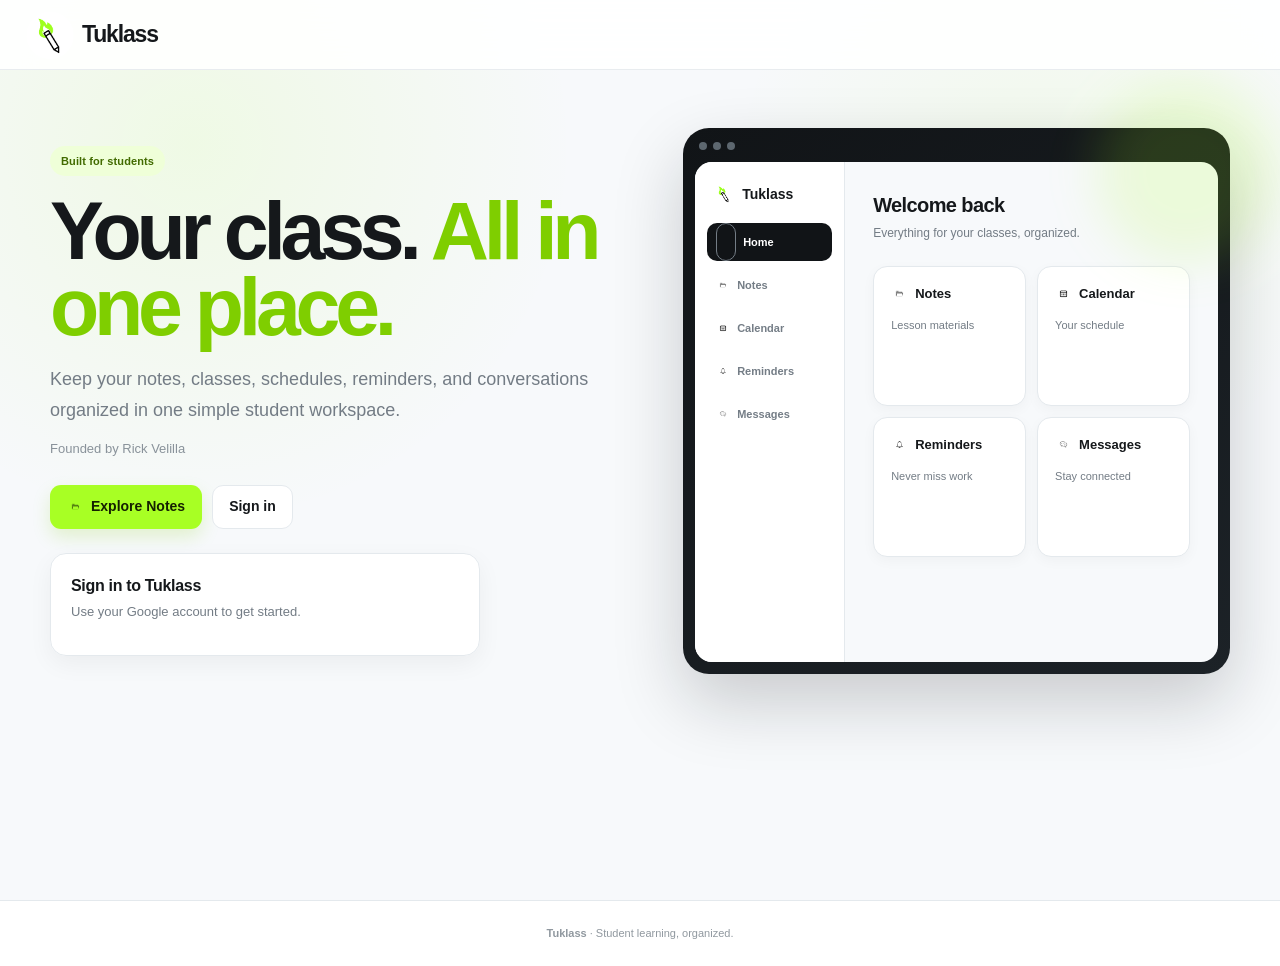
<file: index.html>
<!DOCTYPE html>
<html lang="en">
<head>

<meta charset="UTF-8">

<meta
    name="viewport"
    content="width=device-width, initial-scale=1.0"
>

<meta
    name="description"
    content="Tuklass is a student-focused platform for notes, classes, schedules, reminders, messaging, and study resources."
>

<meta
    name="theme-color"
    content="#9cff00"
>

<link
    rel="icon"
    type="image/png"
    href="images/Logo3.1.png"
>

<title>Tuklass | Your class, organized.</title>

<script
    src="https://accounts.google.com/gsi/client"
    async
    defer>
</script>


<style>
:root{
    --bg:#f7f9fb;
    --surface:#ffffff;
    --surface-soft:#f3f6f8;
    --surface-hover:#edf2f4;
    --text:#15181b;
    --muted:#737c85;
    --border:#e4e9ed;
    --green:#a8ff24;
    --green-strong:#7fce00;
    --green-soft:#efffd8;
    --dark:#111417;
    --dark-2:#1a1f23;
    --shadow:0 18px 45px rgba(17,20,23,.07);
    --shadow-soft:0 8px 24px rgba(17,20,23,.05);
    --ease:cubic-bezier(.2,.75,.25,1);
}

*{
    box-sizing:border-box;
    margin:0;
    padding:0;
}

html{
    scroll-behavior:smooth;
}

body{
    min-height:100vh;
    font-family:Arial,Helvetica,sans-serif !important;
    background:
        radial-gradient(circle at 15% 15%, rgba(168,255,36,.10), transparent 28%),
        radial-gradient(circle at 82% 18%, rgba(168,255,36,.07), transparent 24%),
        var(--bg);
    color:var(--text);
    line-height:1.5;
    -webkit-font-smoothing:antialiased;
    text-rendering:optimizeLegibility;
}

button,
input,
textarea{
    font:inherit;
}

a{
    color:inherit;
}

button,
a{
    -webkit-tap-highlight-color:transparent;
}


/* =========================================================
   LOADING
========================================================= */

#appLoading{
    position:fixed;
    inset:0;
    display:flex;
    align-items:center;
    justify-content:center;
    background:var(--bg);
    z-index:9999;
    transition:opacity .35s ease, visibility .35s ease;
}

.app-spinner{
    width:38px;
    height:38px;
    border:4px solid #e6ebee;
    border-top-color:var(--green-strong);
    border-radius:50%;
    animation:spin .75s linear infinite;
}

@keyframes spin{
    to{transform:rotate(360deg)}
}


/* =========================================================
   PUBLIC HEADER
========================================================= */

.public-header{
    position:sticky;
    top:0;
    z-index:100;
    display:flex;
    align-items:center;
    justify-content:space-between;
    min-height:70px;
    padding:12px 28px;
    background:rgba(255,255,255,.88);
    border-bottom:1px solid rgba(228,233,237,.85);
    backdrop-filter:blur(16px);
}

.brand{
    display:flex;
    align-items:center;
    gap:10px;
    text-decoration:none;
    color:var(--text);
}

.brand img{
    width:38px;
    height:38px;
    object-fit:contain;
    flex:0 0 38px;
}

.brand-word{
    font-size:23px;
    font-weight:800;
    letter-spacing:-.05em;
}

#profileArea{
    display:none;
    align-items:center;
    gap:10px;
}

#profilePicture{
    width:40px;
    height:40px;
    border-radius:50%;
    object-fit:cover;
    border:2px solid var(--green-strong);
    background:#eef2f5;
}

#profileName{
    font-size:14px;
    font-weight:700;
}

#logoutButton{
    min-height:38px;
    border:0;
    border-radius:10px;
    padding:0 13px;
    background:var(--dark);
    color:#fff;
    font-weight:700;
    cursor:pointer;
    transition:transform .18s var(--ease),background .18s ease;
}

#logoutButton:hover{
    transform:translateY(-1px);
    background:#242a2f;
}


/* =========================================================
   PUBLIC LANDING
========================================================= */

#homeSection{
    display:none;
}

.public-home{
    min-height:calc(100vh - 70px);
    padding:58px 28px 90px;
    display:flex;
    align-items:center;
}

.public-inner{
    width:min(1180px,100%);
    margin:0 auto;
}

.public-grid{
    display:grid;
    grid-template-columns:minmax(0,1.02fr) minmax(480px,.98fr);
    gap:64px;
    align-items:center;
}

.hero-copy{
    animation:heroIn .7s var(--ease) both;
}

@keyframes heroIn{
    from{opacity:0;transform:translateY(22px)}
    to{opacity:1;transform:none}
}

.hero-badge{
    display:inline-flex;
    align-items:center;
    padding:7px 11px;
    border-radius:999px;
    background:var(--green-soft);
    color:#426b00;
    font-size:11px;
    font-weight:800;
    letter-spacing:.01em;
}

.hero-copy h1{
    max-width:720px;
    margin:18px 0 18px;
    font-size:clamp(56px,6.3vw,90px);
    line-height:.94;
    letter-spacing:-.065em;
    font-weight:800;
}

.hero-copy h1 span{
    color:var(--green-strong);
}

.hero-subtitle{
    max-width:630px;
    color:var(--muted);
    font-size:18px;
    line-height:1.7;
}

.founder{
    margin-top:14px;
    color:#89929a;
    font-size:13px;
}

.button-row{
    display:flex;
    flex-wrap:wrap;
    gap:10px;
    margin-top:26px;
}

.button{
    display:inline-flex;
    align-items:center;
    justify-content:center;
    min-height:44px;
    padding:0 16px;
    border-radius:11px;
    border:1px solid transparent;
    text-decoration:none;
    font-size:14px;
    font-weight:800;
    cursor:pointer;
    transition:
        transform .18s var(--ease),
        box-shadow .18s ease,
        background .18s ease,
        border-color .18s ease;
}

.button:hover{
    transform:translateY(-2px);
}

.button.primary{
    background:var(--dark);
    color:#fff;
    box-shadow:0 8px 18px rgba(17,20,23,.12);
}

.button.primary:hover{
    box-shadow:0 12px 24px rgba(17,20,23,.16);
}

.button.green{
    background:var(--green);
    color:#152000;
    box-shadow:0 8px 18px rgba(126,206,0,.18);
}

.button.green:hover{
    background:#b7ff4d;
    box-shadow:0 12px 24px rgba(126,206,0,.25);
}

.button.secondary{
    background:#fff;
    border-color:var(--border);
    color:var(--text);
}

.button.secondary:hover{
    background:var(--surface-soft);
}

.button-icon{
    width:17px;
    height:17px;
    object-fit:contain;
    margin-right:7px;
    flex:0 0 17px;
}


/* =========================================================
   SIGN IN
========================================================= */

#loginSection{
    width:min(430px,100%);
    margin-top:24px;
    animation:riseIn .75s .08s var(--ease) both;
}

@keyframes riseIn{
    from{opacity:0;transform:translateY(16px)}
    to{opacity:1;transform:none}
}

.login-card{
    padding:20px;
    border:1px solid var(--border);
    border-radius:16px;
    background:rgba(255,255,255,.9);
    box-shadow:var(--shadow-soft);
}

.login-card h3{
    margin-bottom:4px;
    font-size:16px;
    letter-spacing:-.02em;
}

.login-card p{
    margin-bottom:14px;
    color:var(--muted);
    font-size:13px;
}


/* =========================================================
   PRODUCT PREVIEW
========================================================= */

.app-preview{
    position:relative;
    padding:12px;
    border-radius:26px;
    background:linear-gradient(150deg,#111417,#1c2227);
    box-shadow:0 28px 70px rgba(17,20,23,.20);
    transform:translateY(0) rotate(.15deg);
    animation:
        previewIn .8s .1s var(--ease) both,
        previewFloat 6s 1s ease-in-out infinite;
}

@keyframes previewIn{
    from{opacity:0;transform:translateY(30px) scale(.97)}
    to{opacity:1;transform:translateY(0) scale(1)}
}

@keyframes previewFloat{
    0%,100%{margin-top:0}
    50%{margin-top:-7px}
}

.app-preview::before{
    content:"";
    position:absolute;
    width:180px;
    height:180px;
    right:-46px;
    top:-46px;
    border-radius:50%;
    background:rgba(168,255,36,.15);
    filter:blur(24px);
    pointer-events:none;
}

.preview-top{
    display:flex;
    gap:6px;
    padding:2px 4px 12px;
}

.preview-dot{
    width:8px;
    height:8px;
    border-radius:50%;
    background:#5d676f;
}

.preview-body{
    display:grid;
    grid-template-columns:150px minmax(0,1fr);
    min-height:500px;
    overflow:hidden;
    border-radius:17px;
    background:#f7f9fb;
}

.preview-side{
    padding:17px 12px;
    background:#fff;
    border-right:1px solid var(--border);
}

.preview-brand{
    display:flex;
    align-items:center;
    gap:7px;
    padding:4px 6px 18px;
    font-weight:800;
    font-size:14px;
}

.preview-brand img{
    width:22px;
    height:22px;
    object-fit:contain;
}

.preview-nav{
    display:grid;
    gap:5px;
}

.preview-nav span{
    display:flex;
    align-items:center;
    min-height:38px;
    gap:7px;
    padding:0 9px;
    border-radius:10px;
    color:#747d86;
    font-size:11px;
    font-weight:700;
}

.preview-nav span.active{
    color:#fff;
    background:var(--dark);
}

.preview-nav .button-icon{
    width:14px;
    height:14px;
    margin-right:0;
    flex:0 0 14px;
}

.preview-home-icon{
    width:14px;
    height:14px;
    display:inline-flex;
    align-items:center;
    justify-content:center;
    border:1.5px solid currentColor;
    border-radius:3px;
    font-size:0;
}

.preview-main{
    padding:28px;
}

.preview-main h3{
    font-size:20px;
    letter-spacing:-.03em;
}

.preview-main > p{
    margin-top:4px;
    color:var(--muted);
    font-size:12px;
}

.preview-cards{
    display:grid;
    grid-template-columns:repeat(2,minmax(0,1fr));
    gap:11px;
    margin-top:24px;
}

.preview-card{
    min-height:140px;
    padding:17px;
    border:1px solid var(--border);
    border-radius:14px;
    background:#fff;
    box-shadow:0 4px 13px rgba(17,20,23,.035);
    transition:transform .2s var(--ease),box-shadow .2s ease;
}

.preview-card:hover{
    transform:translateY(-3px);
    box-shadow:0 10px 20px rgba(17,20,23,.08);
}

.preview-card strong{
    display:flex;
    align-items:center;
    margin-bottom:8px;
    font-size:13px;
}

.preview-card > span{
    color:var(--muted);
    font-size:11px;
    line-height:1.5;
}


/* =========================================================
   ACCOUNT SETUP
========================================================= */

#accountSetup{
    display:none;
    min-height:calc(100vh - 70px);
    align-items:center;
    justify-content:center;
    padding:40px 18px;
}

.setup-card{
    width:min(520px,100%);
    padding:32px;
    border:1px solid var(--border);
    border-radius:20px;
    background:#fff;
    box-shadow:var(--shadow);
    animation:riseIn .55s var(--ease) both;
}

.setup-icon{
    width:48px;
    height:48px;
    margin-bottom:13px;
}

.setup-icon img{
    width:100%;
    height:100%;
    object-fit:contain;
}

.setup-card h1{
    font-size:31px;
    letter-spacing:-.045em;
}

.setup-card > p{
    margin-top:7px;
    color:var(--muted);
    font-size:14px;
}

.username-label{
    display:block;
    margin:23px 0 7px;
    font-size:12px;
    font-weight:800;
}

.username-wrapper{
    display:flex;
    align-items:center;
    height:46px;
    overflow:hidden;
    border:1px solid var(--border);
    border-radius:12px;
    background:#fff;
}

.username-prefix{
    padding-left:13px;
    color:var(--muted);
    font-weight:800;
}

#usernameInput{
    width:100%;
    height:100%;
    padding:0 12px;
    border:0;
    outline:0;
    font-size:15px;
}

#usernameMessage{
    min-height:20px;
    margin-top:7px;
    font-size:12px;
}

#createAccountButton{
    width:100%;
    margin-top:10px;
}

#setupLoading{
    display:none;
    margin-top:10px;
    text-align:center;
    color:var(--muted);
    font-size:12px;
}


/* =========================================================
   APP SHELL
========================================================= */

#dashboard{
    display:none;
}

.dashboard-shell{
    min-height:100vh;
    display:grid;
    grid-template-columns:248px minmax(0,1fr);
}

.sidebar{
    position:sticky;
    top:0;
    height:100vh;
    display:flex;
    flex-direction:column;
    padding:18px 14px;
    background:rgba(255,255,255,.93);
    border-right:1px solid var(--border);
    backdrop-filter:blur(14px);
}

.sidebar-brand{
    display:flex;
    align-items:center;
    gap:10px;
    padding:5px 10px 17px;
    color:var(--text);
    text-decoration:none;
}

.sidebar-brand img{
    width:35px;
    height:35px;
    object-fit:contain;
}

.sidebar-brand span{
    font-size:21px;
    font-weight:850;
    letter-spacing:-.05em;
}

.sidebar-search{
    position:relative;
    margin:0 0 14px;
}

.sidebar-search input{
    width:100%;
    height:40px;
    padding:0 11px 0 35px;
    border:1px solid var(--border);
    border-radius:11px;
    outline:none;
    background:var(--surface-soft);
    font-size:12px;
    transition:border-color .18s ease,box-shadow .18s ease,background .18s ease;
}

.sidebar-search input:focus{
    background:#fff;
    border-color:#b7d980;
    box-shadow:0 0 0 4px rgba(168,255,36,.12);
}

.sidebar-search::before{
    content:"";
    position:absolute;
    left:12px;
    top:12px;
    width:10px;
    height:10px;
    border:1.5px solid #808991;
    border-radius:50%;
    pointer-events:none;
}

.sidebar-search::after{
    content:"";
    position:absolute;
    left:21px;
    top:22px;
    width:5px;
    height:1.5px;
    background:#808991;
    transform:rotate(45deg);
    transform-origin:left center;
    pointer-events:none;
}

#profileSearchResults{
    display:none;
    position:absolute;
    left:0;
    right:0;
    top:47px;
    z-index:200;
    overflow:hidden;
    border:1px solid var(--border);
    border-radius:14px;
    background:#fff;
    box-shadow:0 18px 40px rgba(17,20,23,.12);
}

.search-result{
    display:flex;
    align-items:center;
    gap:9px;
    padding:10px 11px;
    cursor:pointer;
    transition:background .15s ease;
}

.search-result:hover{
    background:var(--surface-soft);
}

.search-result img{
    width:34px;
    height:34px;
    border-radius:50%;
    object-fit:cover;
    border:1px solid var(--border);
}

.search-result-name{
    font-size:12px;
    font-weight:800;
}

.search-result-username{
    color:var(--green-strong);
    font-size:10px;
    font-weight:800;
}

.search-result-bio{
    color:var(--muted);
    font-size:9px;
    white-space:nowrap;
    overflow:hidden;
    text-overflow:ellipsis;
}

.sidebar-label{
    margin:4px 10px 7px;
    color:#9aa2a9;
    font-size:9px;
    font-weight:900;
    letter-spacing:.11em;
    text-transform:uppercase;
}

.sidebar-nav{
    display:grid;
    gap:4px;
}

.sidebar-link{
    position:relative;
    display:flex;
    align-items:center;
    gap:11px;
    min-height:45px;
    padding:8px 10px;
    border-radius:12px;
    color:#69727b;
    text-decoration:none;
    font-size:13px;
    font-weight:800;
    transition:
        background .18s var(--ease),
        color .18s ease,
        transform .18s var(--ease);
}

.sidebar-link:hover{
    background:var(--surface-hover);
    color:var(--text);
    transform:translateX(2px);
}

.sidebar-link.active{
    background:var(--dark);
    color:#fff;
    box-shadow:0 7px 18px rgba(17,20,23,.11);
}

.sidebar-link.active::before{
    content:"";
    position:absolute;
    left:0;
    top:8px;
    bottom:8px;
    width:3px;
    border-radius:4px;
    background:var(--green);
}

.nav-icon{
    width:26px;
    height:26px;
    flex:0 0 26px;
    object-fit:contain;
    transition:transform .18s var(--ease);
}

.sidebar-link:hover .nav-icon,
.sidebar-link.active .nav-icon{
    transform:scale(1.07);
}

.sidebar-link .icon-b{
    display:none;
}

.sidebar-link:hover .icon-a,
.sidebar-link.active .icon-a{
    display:none;
}

.sidebar-link:hover .icon-b,
.sidebar-link.active .icon-b{
    display:block;
}

.nav-home-icon{
    width:26px;
    height:26px;
    flex:0 0 26px;
    position:relative;
    font-size:0;
}

.nav-home-icon::before{
    content:"";
    position:absolute;
    left:5px;
    top:8px;
    width:16px;
    height:13px;
    border:2px solid currentColor;
    border-top:none;
    border-radius:2px 2px 4px 4px;
}

.nav-home-icon::after{
    content:"";
    position:absolute;
    left:5px;
    top:4px;
    width:13px;
    height:13px;
    border-left:2px solid currentColor;
    border-top:2px solid currentColor;
    transform:rotate(45deg) scale(.7);
    transform-origin:center;
}

.sidebar-link.active .nav-home-icon{
    color:var(--green);
}

.sidebar-bottom{
    margin-top:auto;
    padding-top:14px;
}

.sidebar-profile{
    display:flex;
    align-items:center;
    gap:9px;
    padding:9px;
    border:1px solid var(--border);
    border-radius:14px;
    background:var(--surface-soft);
}

.sidebar-profile img{
    width:36px;
    height:36px;
    border-radius:50%;
    object-fit:cover;
    border:2px solid var(--green-strong);
}

.sidebar-profile-copy{
    min-width:0;
    flex:1;
}

.sidebar-profile-copy strong,
.sidebar-profile-copy span{
    display:block;
    white-space:nowrap;
    overflow:hidden;
    text-overflow:ellipsis;
}

.sidebar-profile-copy strong{
    font-size:11px;
}

.sidebar-profile-copy span{
    margin-top:1px;
    color:var(--muted);
    font-size:9px;
}

.sidebar-edit{
    width:34px;
    height:34px;
    display:inline-flex;
    align-items:center;
    justify-content:center;
    border-radius:10px;
    background:#fff;
    text-decoration:none;
    font-size:0;
    transition:background .15s ease,transform .18s var(--ease);
}

.sidebar-edit::before{
    content:"";
    width:12px;
    height:12px;
    border:1.7px solid currentColor;
    border-radius:50%;
}

.sidebar-edit:hover{
    background:var(--green);
    transform:rotate(8deg);
}


/* =========================================================
   DASHBOARD
========================================================= */

.dashboard-main{
    min-width:0;
    padding:30px 34px 54px;
}

.dashboard-topbar{
    display:flex;
    align-items:center;
    justify-content:space-between;
    gap:18px;
    margin-bottom:23px;
}

.dashboard-topbar h1{
    font-size:28px;
    line-height:1.1;
    letter-spacing:-.045em;
}

.dashboard-topbar p{
    margin-top:5px;
    color:var(--muted);
    font-size:12px;
}

.topbar-status{
    padding:7px 10px;
    border-radius:999px;
    background:var(--green-soft);
    color:#426b00;
    font-size:10px;
    font-weight:900;
}

.dashboard-welcome{
    display:grid;
    grid-template-columns:minmax(0,1fr) 270px;
    gap:14px;
    margin-bottom:14px;
}

.welcome-card{
    padding:27px;
    border:1px solid var(--border);
    border-radius:20px;
    background:
        linear-gradient(140deg,#fff,#f6faef);
    box-shadow:var(--shadow-soft);
    animation:riseIn .55s var(--ease) both;
}

.welcome-card h2{
    font-size:30px;
    line-height:1.05;
    letter-spacing:-.045em;
}

.welcome-card p{
    margin-top:7px;
    max-width:610px;
    color:var(--muted);
    font-size:13px;
}

.welcome-actions{
    display:flex;
    flex-wrap:wrap;
    gap:8px;
    margin-top:18px;
}

.status-card{
    padding:23px;
    border-radius:20px;
    background:var(--dark);
    color:#fff;
    animation:riseIn .55s .08s var(--ease) both;
}

.status-card .label{
    color:#aeb7bd;
    font-size:10px;
    font-weight:900;
    letter-spacing:.08em;
    text-transform:uppercase;
}

.status-card .status{
    margin-top:9px;
    color:var(--green);
    font-size:24px;
    font-weight:900;
    letter-spacing:-.035em;
}

.status-card p{
    margin-top:7px;
    color:#cdd3d7;
    font-size:11px;
}

.dashboard-grid{
    display:grid;
    grid-template-columns:repeat(3,minmax(0,1fr));
    gap:12px;
}

.dashboard-card{
    min-height:188px;
    padding:20px;
    background:#fff;
    border:1px solid var(--border);
    border-radius:17px;
    box-shadow:0 5px 20px rgba(15,23,42,.03);
    animation:cardIn .6s var(--ease) both;
    transition:
        transform .2s var(--ease),
        box-shadow .2s ease,
        border-color .2s ease;
}

.dashboard-card:nth-child(2){animation-delay:.04s}
.dashboard-card:nth-child(3){animation-delay:.08s}
.dashboard-card:nth-child(4){animation-delay:.12s}
.dashboard-card:nth-child(5){animation-delay:.16s}
.dashboard-card:nth-child(6){animation-delay:.20s}

@keyframes cardIn{
    from{opacity:0;transform:translateY(16px)}
    to{opacity:1;transform:none}
}

.dashboard-card:hover{
    transform:translateY(-4px);
    box-shadow:0 14px 30px rgba(15,23,42,.075);
    border-color:#d8dee2;
}

.dashboard-icon{
    width:42px;
    height:42px;
    display:flex;
    align-items:center;
    justify-content:center;
    margin-bottom:17px;
    border-radius:12px;
    background:var(--surface-soft);
    transition:transform .2s var(--ease),background .2s ease;
}

.dashboard-card:hover .dashboard-icon{
    transform:translateY(-2px) scale(1.04);
    background:var(--green-soft);
}

.dashboard-icon img{
    width:28px;
    height:28px;
    object-fit:contain;
}

.dashboard-card h3{
    font-size:15px;
    letter-spacing:-.02em;
}

.dashboard-card p{
    max-width:290px;
    margin-top:5px;
    color:var(--muted);
    font-size:11px;
    line-height:1.55;
}

.dashboard-card .button{
    margin-top:15px;
}

.feature-soon{
    display:inline-flex;
    margin-top:14px;
    padding:5px 8px;
    border-radius:999px;
    background:var(--surface-soft);
    color:#818991;
    font-size:9px;
    font-weight:900;
}

.member-lower{
    display:grid;
    grid-template-columns:minmax(0,1.1fr) minmax(0,.9fr);
    gap:12px;
    margin-top:12px;
}

.info-card{
    padding:20px;
    border:1px solid var(--border);
    border-radius:17px;
    background:#fff;
    box-shadow:0 5px 20px rgba(15,23,42,.03);
}

.info-card h3{
    font-size:15px;
}

.info-card p{
    margin-top:5px;
    color:var(--muted);
    font-size:11px;
    line-height:1.55;
}

.price-offer{
    display:flex;
    align-items:center;
    gap:8px;
    margin-top:13px;
}

.old-price{
    color:#9ba3aa;
    font-size:17px;
    text-decoration:line-through;
}

.discount-badge{
    padding:5px 8px;
    border-radius:999px;
    background:var(--green-soft);
    color:#426b00;
    font-size:9px;
    font-weight:900;
}

.current-price{
    margin-top:1px;
    font-size:34px;
    font-weight:900;
    letter-spacing:-.055em;
}

.dashboard-status-message{
    margin-top:8px;
    color:var(--muted);
    font-size:11px;
}


/* =========================================================
   FOOTER
========================================================= */

footer{
    border-top:1px solid var(--border);
    background:#fff;
    padding:24px 20px;
    text-align:center;
    color:#90989f;
    font-size:11px;
}


/* =========================================================
   RESPONSIVE
========================================================= */

@media (max-width:1100px){

    .public-grid{
        grid-template-columns:1fr;
        gap:42px;
    }

    .app-preview{
        width:min(720px,100%);
        margin:0 auto;
    }

    .hero-copy{
        max-width:760px;
        margin:0 auto;
    }

    .dashboard-shell{
        grid-template-columns:82px minmax(0,1fr);
    }

    .sidebar{
        padding:14px 8px;
    }

    .sidebar-brand{
        justify-content:center;
        padding:5px 0 17px;
    }

    .sidebar-brand span,
    .sidebar-label,
    .sidebar-link > span:last-child,
    .sidebar-profile-copy,
    .sidebar-edit{
        display:none;
    }

    .sidebar-search{
        display:none;
    }

    .sidebar-link{
        justify-content:center;
        padding:8px;
    }

    .sidebar-profile{
        justify-content:center;
    }

    .dashboard-grid{
        grid-template-columns:repeat(2,minmax(0,1fr));
    }

    .dashboard-welcome{
        grid-template-columns:1fr;
    }
}

@media (max-width:760px){

    .public-header{
        padding:11px 16px;
    }

    .public-home{
        padding:42px 16px 65px;
    }

    .hero-copy h1{
        font-size:clamp(48px,13vw,70px);
    }

    .hero-subtitle{
        font-size:16px;
    }

    .app-preview{
        display:none;
    }

    .dashboard-main{
        padding:20px 15px 36px;
    }

    .dashboard-grid{
        grid-template-columns:1fr;
    }

    .member-lower{
        grid-template-columns:1fr;
    }

    .dashboard-topbar{
        align-items:flex-start;
        flex-direction:column;
    }
}

@media (max-width:560px){

    .dashboard-shell{
        display:block;
    }

    .sidebar{
        position:fixed;
        left:0;
        right:0;
        bottom:0;
        top:auto;
        width:100%;
        height:auto;
        padding:7px;
        border-right:0;
        border-top:1px solid var(--border);
        z-index:1000;
    }

    .sidebar-brand,
    .sidebar-search,
    .sidebar-bottom,
    .sidebar-label{
        display:none;
    }

    .sidebar-nav{
        width:100%;
        grid-template-columns:repeat(5,1fr);
        display:grid;
        gap:2px;
    }

    .sidebar-link{
        min-height:48px;
        justify-content:center;
        padding:6px;
    }

    .sidebar-link.active::before{
        display:none;
    }

    .dashboard-main{
        padding-bottom:82px;
    }

    #profileName{
        display:none;
    }
}


/* =========================================================
   REDUCED MOTION
========================================================= */

@media (prefers-reduced-motion:reduce){

    *,
    *::before,
    *::after{
        animation-duration:.001ms !important;
        animation-iteration-count:1 !important;
        transition-duration:.001ms !important;
        scroll-behavior:auto !important;
    }
}

</style>


<style>
/* =========================================================
   DASHBOARD REFINEMENT
   Logged-out landing page is intentionally untouched.
========================================================= */

#dashboard .dashboard-main{
    max-width: 1380px;
    width: 100%;
    margin: 0 auto;
}

#dashboard .dashboard-topbar{
    min-height: 58px;
}

#dashboard .dashboard-topbar h1{
    font-size: 32px;
    line-height: 1.08;
    font-weight: 800;
    letter-spacing: -.045em;
}

#dashboard .dashboard-topbar p{
    font-size: 13px;
    margin-top: 7px;
}

#dashboard .topbar-status{
    padding: 8px 12px;
    font-size: 11px;
}

/* Make the hero card cleaner and vertically balanced */
#dashboard .dashboard-welcome{
    grid-template-columns: minmax(0, 1fr) 270px;
    gap: 16px;
}

#dashboard .welcome-card{
    min-height: 220px;
    padding: 26px 28px;
    display: flex;
    flex-direction: column;
    justify-content: center;
}

#dashboard .welcome-card > *{
    max-width: 720px;
}

#dashboard .welcome-card h2{
    font-size: 31px;
    line-height: 1.06;
}

#dashboard .welcome-card p{
    font-size: 13px;
    line-height: 1.6;
}

/* Account card */
#dashboard .status-card{
    min-height: 220px;
    display: flex;
    flex-direction: column;
    justify-content: center;
}

/* Consistent cards */
#dashboard .dashboard-grid{
    align-items: stretch;
}

#dashboard .dashboard-card{
    min-height: 204px;
    display: flex;
    flex-direction: column;
    align-items: flex-start;
    padding: 22px;
}

#dashboard .dashboard-icon{
    width: 46px;
    height: 46px;
    margin-bottom: 16px;
    border-radius: 13px;
}

#dashboard .dashboard-icon img{
    width: 27px;
    height: 27px;
}

#dashboard .dashboard-card h3{
    font-size: 16px;
    line-height: 1.25;
}

#dashboard .dashboard-card p{
    font-size: 12px;
    line-height: 1.55;
    max-width: 330px;
}

#dashboard .dashboard-card .button,
#dashboard .dashboard-card .feature-soon{
    margin-top: auto;
}

/* Buttons: cleaner proportions */
#dashboard .button{
    min-height: 42px;
    padding: 0 15px;
    border-radius: 10px;
    font-size: 13px;
}

#dashboard .button-icon{
    width: 17px;
    height: 17px;
    margin-right: 7px;
}

/* Pricing/profile row */
#dashboard .member-lower{
    align-items: stretch;
}

#dashboard .info-card{
    min-height: 145px;
    display: flex;
    flex-direction: column;
    align-items: flex-start;
    padding: 21px;
}

#dashboard .info-card h3{
    font-size: 16px;
}

#dashboard .info-card p{
    font-size: 12px;
    max-width: 720px;
}

/* Sidebar: cleaner spacing and stronger hierarchy */
#dashboard .sidebar{
    padding: 20px 13px 16px;
}

#dashboard .sidebar-brand{
    padding: 4px 10px 20px;
}

#dashboard .sidebar-brand img{
    width: 34px;
    height: 34px;
}

#dashboard .sidebar-brand span{
    font-size: 21px;
}

#dashboard .sidebar-link{
    min-height: 46px;
    padding: 8px 11px;
    font-size: 13px;
}

#dashboard .nav-icon{
    width: 25px;
    height: 25px;
    flex-basis: 25px;
}

/* User icon should feel like a real app avatar, not oversized */
#dashboard .sidebar-profile img{
    width: 35px;
    height: 35px;
}

/* Desktop spacing */
@media (min-width:1101px){
    #dashboard .dashboard-main{
        padding: 30px 34px 54px;
    }

    #dashboard .dashboard-grid{
        grid-template-columns: repeat(3, minmax(250px, 1fr));
    }
}

/* Tablet */
@media (max-width:1100px){
    #dashboard .dashboard-main{
        padding-left: 24px;
        padding-right: 24px;
    }

    #dashboard .dashboard-grid{
        grid-template-columns: repeat(2, minmax(0, 1fr));
    }
}

/* Mobile */
@media (max-width:760px){
    #dashboard .dashboard-main{
        padding: 20px 15px 36px;
    }

    #dashboard .dashboard-welcome{
        grid-template-columns: 1fr;
    }

    #dashboard .welcome-card,
    #dashboard .status-card{
        min-height: 0;
    }

    #dashboard .dashboard-grid{
        grid-template-columns: 1fr;
    }
}
</style>


<style>
/* =========================================================
   FINAL DASHBOARD POLISH
========================================================= */

/* The profile image in the welcome card is an avatar,
   not a full-width content image. */
#dashboard .welcome-card .dashboard-avatar{
    width:56px !important;
    height:56px !important;
    min-width:56px;
    max-width:56px !important;
    min-height:56px;
    max-height:56px !important;
    flex:0 0 56px;
    display:block;
    object-fit:cover;
    object-position:center;
    border-radius:50%;
    border:3px solid var(--green-strong);
    background:#eef2f5;
    margin:0 0 17px 0;
    box-shadow:0 5px 14px rgba(17,20,23,.10);
}

/* Make the real Tuklass logo much easier to see.
   Scaling is useful because the supplied logo asset has
   transparent space around the artwork. */
#dashboard .sidebar-brand img{
    width:42px !important;
    height:42px !important;
    flex:0 0 42px;
    transform:scale(1.16);
}

.public-header .brand img{
    width:44px !important;
    height:44px !important;
    flex:0 0 44px;
    transform:scale(1.08);
}

/* Better logo sizing inside the dashboard preview. */
#dashboard .preview-brand img{
    width:27px !important;
    height:27px !important;
}

/* More visible sidebar feature icons. */
#dashboard .nav-icon{
    width:29px !important;
    height:29px !important;
    flex-basis:29px;
}

#dashboard .nav-home-icon{
    width:29px;
    height:29px;
    flex-basis:29px;
}

/* Slightly larger feature icons inside cards. */
#dashboard .dashboard-icon{
    width:49px;
    height:49px;
}

#dashboard .dashboard-icon img{
    width:31px;
    height:31px;
}

/* Remove accidental duplicate icon in the Open Notes button. */
#dashboard .welcome-actions .button.green .button-icon + .button-icon{
    display:none;
}

/* Keep button contents visually centered. */
#dashboard .button{
    white-space:nowrap;
    gap:0;
}

/* Cleaner top spacing and card rhythm. */
#dashboard .dashboard-main{
    padding-top:28px;
}

#dashboard .dashboard-topbar{
    margin-bottom:21px;
}

#dashboard .dashboard-topbar h1{
    font-size:30px;
}

#dashboard .dashboard-welcome{
    margin-bottom:16px;
}

#dashboard .dashboard-card{
    min-height:198px;
}

#dashboard .info-card{
    min-height:140px;
}

/* Avoid the huge visual jump from an image error/fallback. */
#dashboard img{
    max-inline-size:100%;
}
</style>


<style>
/* =========================================================
   DASHBOARD V3 — SCALE + ALIGNMENT
========================================================= */

#dashboard .dashboard-main{
    max-width:none;
    width:100%;
    padding:30px 42px 56px;
}

/* ---------- Sidebar ---------- */

#dashboard .sidebar{
    padding:20px 12px 16px;
}

#dashboard .sidebar-brand{
    gap:12px;
    padding:4px 10px 22px;
}

#dashboard .sidebar-brand img{
    width:46px !important;
    height:46px !important;
    flex:0 0 46px;
    transform:scale(1.16);
}

#dashboard .sidebar-brand span{
    font-size:24px;
    letter-spacing:-.055em;
}

#dashboard .sidebar-link{
    min-height:52px;
    gap:13px;
    padding:8px 12px;
    font-size:14px;
    border-radius:13px;
}

#dashboard .nav-icon{
    width:33px !important;
    height:33px !important;
    flex:0 0 33px;
}

#dashboard .nav-home-icon{
    width:33px;
    height:33px;
    flex:0 0 33px;
}

#dashboard .sidebar-label{
    margin:8px 10px 8px;
    font-size:10px;
}

#dashboard .sidebar-profile{
    gap:10px;
    padding:10px;
}

#dashboard .sidebar-profile img{
    width:42px;
    height:42px;
}

#dashboard .sidebar-profile-copy strong{
    font-size:12px;
}

#dashboard .sidebar-profile-copy span{
    font-size:10px;
}


/* ---------- Top area ---------- */

#dashboard .dashboard-topbar{
    min-height:64px;
    margin-bottom:24px;
}

#dashboard .dashboard-topbar h1{
    font-size:34px;
    line-height:1.08;
}

#dashboard .dashboard-topbar p{
    font-size:13px;
    margin-top:6px;
}


/* ---------- Welcome + account ---------- */

#dashboard .dashboard-welcome{
    grid-template-columns:minmax(0,1fr) 300px;
    gap:18px;
    margin-bottom:18px;
}

#dashboard .welcome-card{
    min-height:232px;
    padding:30px;
    justify-content:center;
}

#dashboard .welcome-card .dashboard-avatar{
    width:64px !important;
    height:64px !important;
    min-width:64px;
    max-width:64px !important;
    min-height:64px;
    max-height:64px !important;
    flex:0 0 64px;
    margin-bottom:18px;
}

#dashboard .welcome-card h2{
    font-size:34px;
}

#dashboard .welcome-card p{
    font-size:14px;
    margin-top:8px;
}

#dashboard .status-card{
    min-height:232px;
    padding:27px;
}

#dashboard .status-card .status{
    font-size:27px;
    line-height:1.2;
}


/* ---------- Cards ---------- */

#dashboard .dashboard-grid{
    grid-template-columns:repeat(3,minmax(0,1fr));
    gap:14px;
}

#dashboard .dashboard-card{
    min-height:214px;
    padding:23px;
}

#dashboard .dashboard-icon{
    width:54px;
    height:54px;
    margin-bottom:18px;
    border-radius:14px;
}

#dashboard .dashboard-icon img{
    width:35px !important;
    height:35px !important;
}

#dashboard .dashboard-card h3{
    font-size:17px;
}

#dashboard .dashboard-card p{
    font-size:12px;
    line-height:1.6;
    max-width:390px;
}

#dashboard .dashboard-card .button{
    min-width:124px;
    margin-top:auto;
}


/* ---------- Button alignment ---------- */

#dashboard .button{
    display:inline-flex !important;
    align-items:center !important;
    justify-content:center !important;
    text-align:center !important;
    vertical-align:middle;
    line-height:1 !important;
    white-space:nowrap;
    gap:0;
}

#dashboard .button-icon{
    width:18px !important;
    height:18px !important;
    flex:0 0 18px !important;
    margin-right:8px !important;
    object-fit:contain;
}


/* ---------- Bottom cards ---------- */

#dashboard .member-lower{
    grid-template-columns:minmax(0,1.15fr) minmax(320px,.85fr);
    gap:14px;
    margin-top:14px;
}

#dashboard .info-card{
    min-height:150px;
    padding:22px;
}

#dashboard .info-card h3{
    font-size:17px;
}

#dashboard .info-card p{
    font-size:12px;
}

#dashboard .current-price{
    font-size:37px;
}


/* ---------- Search ---------- */

#dashboard .sidebar-search input{
    height:44px;
    font-size:13px;
}


/* ---------- Desktop width balancing ---------- */

@media (min-width:1400px){
    #dashboard .dashboard-main{
        padding-left:48px;
        padding-right:48px;
    }

    #dashboard .dashboard-grid{
        gap:16px;
    }

    #dashboard .dashboard-card{
        min-height:220px;
    }
}


/* ---------- Tablet ---------- */

@media (max-width:1100px){
    #dashboard .dashboard-main{
        padding-left:28px;
        padding-right:28px;
    }

    #dashboard .dashboard-welcome{
        grid-template-columns:minmax(0,1fr) 270px;
    }
}


/* ---------- Small screens ---------- */

@media (max-width:760px){
    #dashboard .dashboard-main{
        padding:20px 15px 36px;
    }

    #dashboard .dashboard-topbar h1{
        font-size:28px;
    }

    #dashboard .dashboard-welcome{
        grid-template-columns:1fr;
    }

    #dashboard .dashboard-grid{
        grid-template-columns:1fr;
    }
}

@media (max-width:560px){
    #dashboard .sidebar-brand img{
        width:34px !important;
        height:34px !important;
        flex-basis:34px;
    }

    #dashboard .nav-icon{
        width:29px !important;
        height:29px !important;
        flex-basis:29px;
    }

    #dashboard .nav-home-icon{
        width:29px;
        height:29px;
        flex-basis:29px;
    }

    #dashboard .dashboard-icon{
        width:50px;
        height:50px;
    }

    #dashboard .dashboard-icon img{
        width:32px !important;
        height:32px !important;
    }
}
</style>


<style>
/* =========================================================
   FINAL ICON SCALE PASS
========================================================= */

/* Brand */
#dashboard .sidebar-brand img{
    width:56px !important;
    height:56px !important;
    flex:0 0 56px !important;
    transform:scale(1.12) !important;
}

#dashboard .sidebar-brand span{
    font-size:25px !important;
}

/* Navigation icons */
#dashboard .nav-icon{
    width:39px !important;
    height:39px !important;
    flex:0 0 39px !important;
}

#dashboard .nav-home-icon{
    width:39px !important;
    height:39px !important;
    flex:0 0 39px !important;
}

#dashboard .sidebar-link{
    min-height:57px !important;
    gap:15px !important;
    font-size:15px !important;
}

/* Search */
#dashboard .sidebar-search input{
    height:46px !important;
    font-size:13px !important;
}

/* Dashboard card icons */
#dashboard .dashboard-icon{
    width:62px !important;
    height:62px !important;
    border-radius:16px !important;
    margin-bottom:18px !important;
}

#dashboard .dashboard-icon img{
    width:42px !important;
    height:42px !important;
    max-width:42px !important;
    max-height:42px !important;
}

/* Welcome avatar */
#dashboard .welcome-card .dashboard-avatar{
    width:72px !important;
    height:72px !important;
    min-width:72px !important;
    max-width:72px !important;
    min-height:72px !important;
    max-height:72px !important;
}

/* Buttons: true optical centering */
#dashboard .button{
    min-height:44px !important;
    padding:0 17px !important;
    display:inline-flex !important;
    align-items:center !important;
    justify-content:center !important;
    line-height:1 !important;
    text-align:center !important;
}

#dashboard .button-icon{
    width:21px !important;
    height:21px !important;
    flex:0 0 21px !important;
    margin-right:8px !important;
}

/* Profile avatar in the sidebar */
#dashboard .sidebar-profile img{
    width:44px !important;
    height:44px !important;
}

/* Keep mobile from becoming oversized */
@media (max-width:560px){
    #dashboard .sidebar-brand img{
        width:36px !important;
        height:36px !important;
        flex-basis:36px !important;
    }

    #dashboard .nav-icon{
        width:31px !important;
        height:31px !important;
        flex-basis:31px !important;
    }

    #dashboard .nav-home-icon{
        width:31px !important;
        height:31px !important;
        flex-basis:31px !important;
    }

    #dashboard .sidebar-link{
        min-height:48px !important;
        gap:0 !important;
    }

    #dashboard .dashboard-icon{
        width:54px !important;
        height:54px !important;
    }

    #dashboard .dashboard-icon img{
        width:36px !important;
        height:36px !important;
    }
}
</style>


<style>
/* =========================================================
   TUKLASS FINAL POLISH — LARGE ICONS + BUTTON ALIGNMENT
========================================================= */

/* Sidebar brand */
#dashboard .sidebar-brand{
    gap:14px !important;
    padding:4px 10px 24px !important;
}

#dashboard .sidebar-brand img{
    width:76px !important;
    height:76px !important;
    flex:0 0 76px !important;
    transform:scale(1.03) !important;
}

#dashboard .sidebar-brand span{
    font-size:29px !important;
    font-weight:800 !important;
}

/* Sidebar navigation */
#dashboard .sidebar-link{
    min-height:64px !important;
    gap:17px !important;
    padding:9px 13px !important;
    border-radius:14px !important;
    font-size:16px !important;
}

#dashboard .nav-icon{
    width:48px !important;
    height:48px !important;
    flex:0 0 48px !important;
}

#dashboard .nav-home-icon{
    width:48px !important;
    height:48px !important;
    flex:0 0 48px !important;
}

/* Search */
#dashboard .sidebar-search input{
    height:50px !important;
    padding-left:39px !important;
    font-size:14px !important;
}

/* Welcome avatar */
#dashboard .welcome-card .dashboard-avatar{
    width:82px !important;
    height:82px !important;
    min-width:82px !important;
    max-width:82px !important;
    min-height:82px !important;
    max-height:82px !important;
    flex:0 0 82px !important;
    border-width:3px !important;
    margin-bottom:20px !important;
}

/* Welcome heading */
#dashboard .welcome-card h2{
    font-size:37px !important;
}

/* Open Notes / Calendar buttons */
#dashboard .welcome-actions{
    gap:11px !important;
    margin-top:21px !important;
}

#dashboard .welcome-actions .button{
    min-height:50px !important;
    min-width:145px !important;
    padding:0 20px !important;
    font-size:15px !important;
    line-height:1 !important;
}

#dashboard .welcome-actions .button-icon{
    width:29px !important;
    height:29px !important;
    flex:0 0 29px !important;
    margin-right:9px !important;
}

/* Dashboard cards */
#dashboard .dashboard-card{
    min-height:230px !important;
    padding:25px !important;
}

#dashboard .dashboard-icon{
    width:76px !important;
    height:76px !important;
    flex:0 0 76px !important;
    margin-bottom:20px !important;
    border-radius:18px !important;
}

#dashboard .dashboard-icon img{
    width:53px !important;
    height:53px !important;
    max-width:53px !important;
    max-height:53px !important;
}

#dashboard .dashboard-card h3{
    font-size:18px !important;
}

#dashboard .dashboard-card p{
    font-size:13px !important;
}

/* Card action buttons */
#dashboard .dashboard-card .button{
    min-height:47px !important;
    min-width:132px !important;
    padding:0 18px !important;
    font-size:14px !important;
}

/* Bottom profile/access cards */
#dashboard .info-card{
    min-height:165px !important;
    padding:23px !important;
}

#dashboard .info-card h3{
    font-size:18px !important;
}

#dashboard .current-price{
    font-size:40px !important;
}

/* Sidebar account avatar */
#dashboard .sidebar-profile img{
    width:48px !important;
    height:48px !important;
}

/* Prevent any image from stretching its parent */
#dashboard img{
    object-fit:contain;
}

/* Keep mobile usable rather than simply scaling the desktop UI */
@media (max-width:1100px){
    #dashboard .sidebar-brand img{
        width:48px !important;
        height:48px !important;
        flex-basis:48px !important;
    }

    #dashboard .nav-icon{
        width:40px !important;
        height:40px !important;
        flex-basis:40px !important;
    }

    #dashboard .nav-home-icon{
        width:40px !important;
        height:40px !important;
        flex-basis:40px !important;
    }
}

@media (max-width:560px){
    #dashboard .sidebar-brand img{
        width:34px !important;
        height:34px !important;
        flex-basis:34px !important;
    }

    #dashboard .nav-icon{
        width:32px !important;
        height:32px !important;
        flex-basis:32px !important;
    }

    #dashboard .nav-home-icon{
        width:32px !important;
        height:32px !important;
        flex-basis:32px !important;
    }

    #dashboard .dashboard-icon{
        width:58px !important;
        height:58px !important;
        flex-basis:58px !important;
    }

    #dashboard .dashboard-icon img{
        width:39px !important;
        height:39px !important;
        max-width:39px !important;
        max-height:39px !important;
    }

    #dashboard .welcome-actions .button{
        min-width:0 !important;
        width:auto !important;
    }
}
</style>


<style>
/* =========================================================
   USER-SUPPLIED HOME ICONS
========================================================= */

#dashboard .sidebar-link[data-page="home"] .nav-icon{
    display:block;
    width:48px !important;
    height:48px !important;
    flex:0 0 48px !important;
    object-fit:contain;
}

#dashboard .sidebar-link[data-page="home"] .icon-b{
    display:none;
}

#dashboard .sidebar-link[data-page="home"]:hover .icon-a,
#dashboard .sidebar-link[data-page="home"].active .icon-a{
    display:none;
}

#dashboard .sidebar-link[data-page="home"]:hover .icon-b,
#dashboard .sidebar-link[data-page="home"].active .icon-b{
    display:block;
}

/* The source artwork is 2500x2500, so keep the rendered image
   large and crisp without stretching it. */
#dashboard .sidebar-link .nav-icon,
#dashboard .dashboard-icon img,
#dashboard .button-icon,
#dashboard .sidebar-brand img,
#dashboard .welcome-card .dashboard-avatar{
    object-fit:contain;
    image-rendering:auto;
}

/* Home card/button can now use the supplied icon assets naturally. */
#dashboard .sidebar-link[data-page="home"]{
    align-items:center;
}

@media (max-width:560px){
    #dashboard .sidebar-link[data-page="home"] .nav-icon{
        width:32px !important;
        height:32px !important;
        flex-basis:32px !important;
    }
}
</style>


<style>
/* Use the supplied HomeA/HomeB artwork exactly like the other icons. */
#dashboard .sidebar-link[data-page="home"] .nav-icon{
    width:48px !important;
    height:48px !important;
    flex:0 0 48px !important;
    object-fit:contain;
}

#dashboard .sidebar-link[data-page="home"] .icon-a{
    display:block;
}

#dashboard .sidebar-link[data-page="home"] .icon-b{
    display:none;
}

#dashboard .sidebar-link[data-page="home"]:hover .icon-a,
#dashboard .sidebar-link[data-page="home"].active .icon-a{
    display:none;
}

#dashboard .sidebar-link[data-page="home"]:hover .icon-b,
#dashboard .sidebar-link[data-page="home"].active .icon-b{
    display:block;
}

@media (max-width:560px){
    #dashboard .sidebar-link[data-page="home"] .nav-icon{
        width:32px !important;
        height:32px !important;
        flex-basis:32px !important;
    }
}
</style>


<style>
/* =========================================================
   FINAL SMALL POLISH
   Keep the current dashboard look; only fix logo scale
   and button text/icon centering.
========================================================= */

/* Tuklass brand logo: smaller than the current version */
#dashboard .sidebar-brand img{
    width:54px !important;
    height:54px !important;
    flex:0 0 54px !important;
    transform:scale(1.0) !important;
}

/* Keep the brand text balanced with the smaller logo */
#dashboard .sidebar-brand{
    gap:11px !important;
}

#dashboard .sidebar-brand span{
    font-size:24px !important;
}

/* Buttons: true centered content */
#dashboard .button{
    display:inline-flex !important;
    align-items:center !important;
    justify-content:center !important;
    text-align:center !important;
    line-height:1 !important;
    vertical-align:middle !important;
    white-space:nowrap !important;
    box-sizing:border-box !important;
}

/* Icon + text should be treated as one centered group */
#dashboard .button .button-icon{
    display:block !important;
    width:20px !important;
    height:20px !important;
    min-width:20px !important;
    max-width:20px !important;
    flex:0 0 20px !important;
    margin:0 8px 0 0 !important;
    object-fit:contain !important;
}

/* Specific welcome buttons */
#dashboard .welcome-actions .button{
    min-height:50px !important;
    padding:0 18px !important;
}

/* Specific dashboard action buttons */
#dashboard .dashboard-card .button{
    min-height:47px !important;
    padding:0 17px !important;
}

/* Mobile brand size */
@media (max-width:560px){
    #dashboard .sidebar-brand img{
        width:34px !important;
        height:34px !important;
        flex-basis:34px !important;
    }

    #dashboard .sidebar-brand span{
        font-size:20px !important;
    }
}
</style>


<style>
/* =========================================================
   FINAL BUTTON CLEANUP
========================================================= */

#dashboard .welcome-actions{
    align-items:center !important;
}

#dashboard .welcome-actions .button,
#dashboard .dashboard-card .button{
    display:inline-flex !important;
    flex-direction:row !important;
    align-items:center !important;
    justify-content:center !important;
    text-align:center !important;
    line-height:1 !important;
    white-space:nowrap !important;
    vertical-align:middle !important;
}

#dashboard .welcome-actions .button{
    min-height:50px !important;
}

#dashboard .dashboard-card .button{
    min-height:47px !important;
}

/* One icon, one label. */
#dashboard .button > .button-icon{
    display:block !important;
    width:20px !important;
    height:20px !important;
    min-width:20px !important;
    max-width:20px !important;
    flex:0 0 20px !important;
    object-fit:contain !important;
    margin:0 8px 0 0 !important;
}

/* Make the label itself behave like a normal inline item rather than
   inheriting odd vertical spacing from surrounding elements. */
#dashboard .button{
    font-size:14px !important;
}

/* The welcome buttons are optically balanced as a group. */
#dashboard .welcome-actions .button.green{
    min-width:145px !important;
}

#dashboard .welcome-actions .button.secondary{
    min-width:125px !important;
}
</style>


<style>
/* =========================================================
   TRUE BUTTON CENTERING
   Icon | centered label | invisible balancing space
========================================================= */

#dashboard .balanced-icon-button{
    display:grid !important;
    grid-template-columns:24px minmax(max-content, 1fr) 24px !important;
    align-items:center !important;
    justify-items:center !important;
    column-gap:8px !important;

    text-align:center !important;
    line-height:1 !important;

    min-height:48px !important;
    box-sizing:border-box !important;
}

/* Invisible right-side space balances the real icon on the left. */
#dashboard .balanced-icon-button::after{
    content:"";
    display:block;
    width:24px;
    height:24px;
}

/* The icon stays on the left without pushing the label off center. */
#dashboard .balanced-icon-button > .button-icon{
    display:block !important;
    width:24px !important;
    height:24px !important;
    min-width:24px !important;
    max-width:24px !important;
    margin:0 !important;
    object-fit:contain !important;
    justify-self:center !important;
}

/* The text is centered in the middle track. */
#dashboard .balanced-icon-button > span{
    display:block;
    margin:0;
    padding:0;
    text-align:center;
    justify-self:center;
    white-space:nowrap;
}

/* Welcome buttons have enough room for the balanced layout. */
#dashboard .welcome-actions .balanced-icon-button{
    min-width:154px !important;
    padding:0 12px !important;
}

/* Feature-card buttons need a little extra width too. */
#dashboard .dashboard-card .balanced-icon-button{
    min-width:170px !important;
    padding:0 12px !important;
}

/* Plain text buttons remain perfectly centered normally. */
#dashboard .dashboard-card .button:not(.balanced-icon-button),
#dashboard .info-card .button{
    display:inline-flex !important;
    align-items:center !important;
    justify-content:center !important;
    text-align:center !important;
    line-height:1 !important;
}

/* Mobile */
@media (max-width:560px){
    #dashboard .balanced-icon-button{
        grid-template-columns:21px minmax(max-content,1fr) 21px !important;
        column-gap:6px !important;
    }

    #dashboard .balanced-icon-button::after{
        width:21px;
        height:21px;
    }

    #dashboard .balanced-icon-button > .button-icon{
        width:21px !important;
        height:21px !important;
        min-width:21px !important;
        max-width:21px !important;
    }
}
</style>


<style>
/* =========================================================
   CARD BUTTONS MATCH OPEN CATALOG
========================================================= */

#dashboard .dashboard-card .button.primary{
    display:inline-flex !important;
    align-items:center !important;
    justify-content:center !important;

    width:auto !important;
    min-width:0 !important;
    min-height:47px !important;

    padding:0 18px !important;

    text-align:center !important;
    line-height:1 !important;
    white-space:nowrap !important;
}

/* No balancing space or icon layout on the three card buttons. */
#dashboard .dashboard-card .button.primary::after{
    content:none !important;
}
</style>


<style>
/* =========================================================
   PROFILE SHORTCUT ICON
========================================================= */

#dashboard .profile-shortcut{
    width:42px !important;
    height:42px !important;
    flex:0 0 42px !important;

    display:flex !important;
    align-items:center !important;
    justify-content:center !important;

    padding:0 !important;
    border-radius:12px !important;
    background:#fff !important;

    overflow:hidden;
}

#dashboard .profile-shortcut::before{
    content:none !important;
}

#dashboard .profile-shortcut-icon{
    width:30px !important;
    height:30px !important;
    object-fit:contain !important;
}

#dashboard .profile-shortcut .profile-b{
    display:none !important;
}

#dashboard .profile-shortcut:hover .profile-a{
    display:none !important;
}

#dashboard .profile-shortcut:hover .profile-b{
    display:block !important;
}

#dashboard .profile-shortcut:hover{
    background:var(--green-soft) !important;
    transform:none !important;
}
</style>


<script>
(function () {
    const file =
        location.pathname
            .split("/")
            .pop()
            .toLowerCase();

    if (
        file &&
        file !== "index.html"
    ) {
        document.documentElement
            .classList
            .add("tuklass-route-boot");
    }
})();
</script>

<link rel="stylesheet" href="tuklass-spa.css">
</head>

<body>

<!-- =========================================================
     LOADING
========================================================= -->

<div id="appLoading">
    <div class="app-spinner"></div>
</div>

<script>
/*
 * Startup safety net.
 * The real app hides this immediately through showHome()
 * or showDashboard(). This only prevents an infinite spinner
 * if an external resource or unexpected error interferes.
 */
setTimeout(
    function () {

        const loading =
            document.getElementById(
                "appLoading"
            );

        if (loading) {
            loading.style.opacity = "0";
            loading.style.visibility = "hidden";
        }

    },
    1800
);
</script>


<!-- =========================================================
     PUBLIC HEADER
========================================================= -->

<header
    id="publicHeader"
    class="public-header"
>

    <a
        href="#"
        class="brand"
    >
        <img
            src="images/Logo3.1.png"
            alt="Tuklass"
            onerror="this.src='images/Logo3.png';"
        >

        <span class="brand-word">
            Tuklass
        </span>
    </a>


    <div id="profileArea">

        <img
            id="profilePicture"
            src="images/Logo3.1.png"
            alt="Profile picture"
            onerror="this.src='images/Logo3.png';"
        >

        <span
            id="profileName"
        ></span>

        <button
            id="logoutButton"
            onclick="logout()"
        >
            Log out
        </button>

    </div>

</header>


<!-- =========================================================
     PUBLIC HOME
========================================================= -->

<section
    id="homeSection"
    class="public-home"
>

    <div class="public-inner">

        <div class="public-grid">

            <div class="hero-copy">

                <div class="hero-badge">
                     Built for students
                </div>


                <h1>
                    Your class.
                    <span>All in one place.</span>
                </h1>


                <p class="hero-subtitle">
                    Keep your notes, classes,
                    schedules, reminders, and
                    conversations organized in one
                    simple student workspace.
                </p>


                <p class="founder">
                    Founded by Rick Velilla
                </p>


                <div class="button-row">

                    <a
                        href="catalog.html"
                        class="button green"
                    >
                        <img class="button-icon" src="images/CatalogA.png" alt="">Explore Notes
                    </a>


                    <a
                        href="#login"
                        class="button secondary"
                    >
                        Sign in
                    </a>

                </div>


                <div id="loginSection">

                    <div class="login-card">

                        <h3>
                            Sign in to Tuklass
                        </h3>

                        <p>
                            Use your Google account
                            to get started.
                        </p>

                        <div
                            id="googleLogin"
                        ></div>

                    </div>

                </div>

            </div>


            <div class="app-preview">

                <div class="preview-top">

                    <span class="preview-dot"></span>
                    <span class="preview-dot"></span>
                    <span class="preview-dot"></span>

                </div>


                <div class="preview-body">

                    <aside class="preview-side">

                        <div class="preview-brand">

                            <img
                                src="images/Logo3.1.png"
                                alt=""
                                onerror="this.src='images/Logo3.png';"
                            >

                            <span>
                                Tuklass
                            </span>

                        </div>


                        <div class="preview-nav">

                            <span class="active">
                                <span class="preview-home-icon" aria-hidden="true"></span> Home
                            </span>

                            <span>
                                <img class="button-icon" src="images/CatalogA.png" alt="">Notes
                            </span>

                            <span>
                                <img class="button-icon" src="images/CalendarA.png" alt="">Calendar
                            </span>

                            <span>
                                <img class="button-icon" src="images/BelleA.png" alt="">Reminders
                            </span>

                            <span>
                                <img class="button-icon" src="images/MessageA.png" alt="">Messages
                            </span>

                        </div>

                    </aside>


                    <div class="preview-main">

                        <h3>
                            Welcome back
                        </h3>

                        <p>
                            Everything for your
                            classes, organized.
                        </p>


                        <div
                            class="preview-cards"
                        >

                            <div
                                class="preview-card"
                            >
                                <strong>
                                    <img class="button-icon" src="images/CatalogA.png" alt="">Notes
                                </strong>

                                <span>
                                    Lesson materials
                                </span>
                            </div>


                            <div
                                class="preview-card"
                            >
                                <strong>
                                    <img class="button-icon" src="images/CalendarA.png" alt="">Calendar
                                </strong>

                                <span>
                                    Your schedule
                                </span>
                            </div>


                            <div
                                class="preview-card"
                            >
                                <strong>
                                    <img class="button-icon" src="images/BelleA.png" alt="">Reminders
                                </strong>

                                <span>
                                    Never miss work
                                </span>
                            </div>


                            <div
                                class="preview-card"
                            >
                                <strong>
                                    <img class="button-icon" src="images/MessageA.png" alt="">Messages
                                </strong>

                                <span>
                                    Stay connected
                                </span>
                            </div>

                        </div>

                    </div>

                </div>

            </div>

        </div>

    </div>

</section>


<!-- =========================================================
     ACCOUNT SETUP
========================================================= -->

<section
    id="accountSetup"
>

    <div class="setup-card">

        <div class="setup-icon">
            <img src="images/Logo3.1.png" alt="">
        </div>


        <h1>
            Welcome to Tuklass!
        </h1>


        <p>
            You're almost ready.
            Choose a username for your
            Tuklass account.
        </p>


        <label
            class="username-label"
            for="usernameInput"
        >
            Username
        </label>


        <div
            class="username-wrapper"
        >

            <span
                class="username-prefix"
            >
                @
            </span>

            <input
                id="usernameInput"
                type="text"
                maxlength="20"
                placeholder="yourusername"
                autocomplete="off"
            >

        </div>


        <div
            id="usernameMessage"
        ></div>


        <button
            id="createAccountButton"
            class="button green"
            onclick="createWritejotAccount()"
        >
            Create Tuklass Account
        </button>


        <div
            id="setupLoading"
        >
            Creating your account...
        </div>

    </div>

</section>


<!-- =========================================================
     LOGGED-IN DASHBOARD
========================================================= -->

<section
    id="dashboard"
>

    <div class="dashboard-shell">


        <!-- =====================================================
             SIDEBAR
        ====================================================== -->

        <aside class="sidebar">


            <a
                href="index.html"
                class="sidebar-brand"
                title="Tuklass Home"
            >

                <img
                    src="images/Logo3.1.png"
                    alt="Tuklass"
                    onerror="this.src='images/Logo3.png';"
                >

                <span>
                    Tuklass
                </span>

            </a>


            <!-- PROFILE SEARCH -->

            <div
                class="sidebar-search profile-search"
            >

                <input
                    id="profileSearchInput"
                    type="text"
                    placeholder="Search profiles..."
                    autocomplete="off"
                >


                <div
                    id="profileSearchResults"
                ></div>

            </div>


            <div
                class="sidebar-label"
            >
                Workspace
            </div>


            <nav
                class="sidebar-nav"
            >


                <!-- HOME -->

                <a
                    href="index.html"
                    class="sidebar-link active"
                    data-page="home"
                    title="Home"
                >

                    <img
                        class="nav-icon icon-a"
                        src="images/HomeA.png"
                        alt=""
                    >

                    <img
                        class="nav-icon icon-b"
                        src="images/HomeB.png"
                        alt=""
                    >

                    <span>
                        Home
                    </span>

                </a>


                <!-- NOTES -->

                <a
                    href="catalog.html"
                    class="sidebar-link"
                    data-page="catalog"
                    title="Notes"
                >

                    <img
                        class="nav-icon icon-a"
                        src="images/CatalogA.png"
                        alt=""
                    >

                    <img
                        class="nav-icon icon-b"
                        src="images/CatalogB.png"
                        alt=""
                    >

                    <span>
                        Notes
                    </span>

                </a>


                <!-- CALENDAR -->

                <a
                    href="calendar.html"
                    class="sidebar-link"
                    data-page="calendar"
                    title="Calendar"
                >

                    <img
                        class="nav-icon icon-a"
                        src="images/CalendarA.png"
                        alt=""
                    >

                    <img
                        class="nav-icon icon-b"
                        src="images/CalendarB.png"
                        alt=""
                    >

                    <span>
                        Calendar
                    </span>

                </a>


                <!-- REMINDERS -->

                <a
                    href="reminders.html"
                    class="sidebar-link"
                    data-page="reminders"
                    title="Reminders"
                >

                    <img
                        class="nav-icon icon-a"
                        src="images/BelleA.png"
                        alt=""
                    >

                    <img
                        class="nav-icon icon-b"
                        src="images/BelleB.png"
                        alt=""
                    >

                    <span>
                        Reminders
                    </span>

                </a>


                <!-- MESSAGES -->

                <a
                    href="messages.html"
                    class="sidebar-link"
                    data-page="messages"
                    title="Messages"
                >

                    <img
                        class="nav-icon icon-a"
                        src="images/MessageA.png"
                        alt=""
                    >

                    <img
                        class="nav-icon icon-b"
                        src="images/MessageB.png"
                        alt=""
                    >

                    <span>
                        Messages
                    </span>

                </a>


                <!-- FLASHCARDS -->

                <a
                    href="#"
                    class="sidebar-link disabled"
                    data-page="flashcards"
                    title="Flashcards coming soon"
                    onclick="
                        event.preventDefault();
                        featureComingSoon('Flashcards');
                    "
                >

                    <img
                        class="nav-icon icon-a"
                        src="images/CardsA.png"
                        alt=""
                    >

                    <img
                        class="nav-icon icon-b"
                        src="images/CardsB.png"
                        alt=""
                    >

                    <span>
                        Flashcards
                    </span>

                </a>

            </nav>


            <div
                class="sidebar-bottom"
            >

                <div
                    class="sidebar-profile"
                >

                    <img
                        id="sidebarProfilePicture"
                        src="images/Logo3.1.png"
                        alt=""
                        onerror="this.src='images/Logo3.png';"
                    >


                    <div
                        class="sidebar-profile-copy"
                    >

                        <strong
                            id="sidebarProfileName"
                        >
                            Student
                        </strong>

                        <span
                            id="sidebarProfileUsername"
                        >
                            @username
                        </span>

                    </div>


                    <a
                        href="profile.html"
                        class="sidebar-edit profile-shortcut"
                        title="Profile"
                    >
                        <img
                            class="profile-shortcut-icon profile-a"
                            src="images/ProfileA.png"
                            alt=""
                        >
                        <img
                            class="profile-shortcut-icon profile-b"
                            src="images/ProfileB.png"
                            alt=""
                        >
                    </a>

                </div>

            </div>

        </aside>


        <!-- =====================================================
             MAIN
        ====================================================== -->

        <main
            class="dashboard-main"
        >


            <div
                class="dashboard-topbar"
            >

                <div>

                    <h1 id="dashboardName">
                        Welcome!
                    </h1>

                    <p
                        id="dashboardUsername"
                    >
                        @username
                    </p>

                </div>


                <div
                    class="topbar-status"
                >
                    <span
                        id="dashboardStatus"
                    >
                        Tuklass account
                    </span>
                </div>

            </div>


            <!-- WELCOME -->

            <div
                class="dashboard-welcome"
            >

                <div
                    class="welcome-card"
                >

                    <img
                        id="dashboardPicture"
                        class="dashboard-avatar"
                        src="images/Logo3.1.png"
                        alt="Profile picture"
                        onerror="this.src='images/Logo3.png';"
                    >

                    <h2>
                        Your school,
                        organized.
                    </h2>

                    <p>
                        Jump into your notes,
                        schedule, reminders,
                        and conversations.
                    </p>


                    <div
                        class="welcome-actions"
                    >

                        <a
                            href="catalog.html"
                            class="button green balanced-icon-button"
                        >
                            <img
                                class="button-icon"
                                src="images/CatalogA.png"
                                alt=""
                            >
                            <span>Open Notes</span>
                        </a>

                        <a
                            href="calendar.html"
                            class="button secondary balanced-icon-button"
                        >
                            <img
                                class="button-icon"
                                src="images/CalendarA.png"
                                alt=""
                            >
                            <span>Calendar</span>
                        </a>

                    </div>

                </div>


                <div
                    class="status-card"
                >

                    <div
                        class="label"
                    >
                        Account
                    </div>


                    <div
                        class="status"
                        id="dashboardStatusMessage"
                    >
                        Checking status...
                    </div>


                </div>

            </div>


            <!-- FEATURES -->

            <div
                class="dashboard-grid"
            >


                <!-- NOTES -->

                <div
                    class="dashboard-card"
                >

                    <div
                        class="dashboard-icon"
                    >

                        <img
                            src="images/CatalogA.png"
                            alt=""
                        >

                    </div>


                    <h3>
                        Notes Catalog
                    </h3>

                    <p>
                        Browse organized student
                        notes and lesson materials.
                    </p>


                    <a
                        href="catalog.html"
                        class="button primary"
                    >
                        Open Catalog
                    </a>

                </div>


                <!-- SHARE NOTES -->

                <div
                    class="dashboard-card"
                >

                    <div
                        class="dashboard-icon"
                    >
                        <img
                            src="images/SendA.png"
                            alt=""
                        >
                    </div>


                    <h3>
                        Share Notes
                    </h3>

                    <p>
                        Submit your notes for
                        review and possible inclusion
                        in the catalog.
                    </p>


                    <a
                        href="https://docs.google.com/forms/d/e/1FAIpQLSdp5M_YiW2cUsR2Sy-rPl6u2FGHeaLWzxhDl5zunMT6cq8y1w/viewform?usp=dialog"
                        class="button secondary"
                        target="_blank"
                        rel="noopener noreferrer"
                    >
                        Submit Notes
                    </a>

                </div>


                <!-- FLASHCARDS -->

                <div
                    class="dashboard-card"
                >

                    <div
                        class="dashboard-icon"
                    >

                        <img
                            src="images/CardsA.png"
                            alt=""
                        >

                    </div>


                    <h3>
                        Flashcards
                    </h3>

                    <p>
                        Flashcards will be tied to
                        your lesson-based study materials.
                    </p>


                    <span
                        class="feature-soon"
                    >
                        Coming soon
                    </span>

                </div>


                <!-- CALENDAR -->

                <div
                    class="dashboard-card"
                >

                    <div
                        class="dashboard-icon"
                    >

                        <img
                            src="images/CalendarA.png"
                            alt=""
                        >

                    </div>


                    <h3>
                        Calendar
                    </h3>

                    <p>
                        Keep track of classes,
                        events, and your schedule.
                    </p>


                    <a
                        href="calendar.html"
                        class="button primary"
                    >
                        Open Calendar
                    </a>

                </div>


                <!-- REMINDERS -->

                <div
                    class="dashboard-card"
                >

                    <div
                        class="dashboard-icon"
                    >

                        <img
                            src="images/BelleA.png"
                            alt=""
                        >

                    </div>


                    <h3>
                        Reminders
                    </h3>

                    <p>
                        Never miss a test,
                        deadline, or class reminder.
                    </p>


                    <a
                        href="reminders.html"
                        class="button primary"
                    >
                        Open Reminders
                    </a>

                </div>


                <!-- MESSAGES -->

                <div
                    class="dashboard-card"
                >

                    <div
                        class="dashboard-icon"
                    >

                        <img
                            src="images/MessageA.png"
                            alt=""
                        >

                    </div>


                    <h3>
                        Messages
                    </h3>

                    <p>
                        Talk with classmates and
                        stay connected.
                    </p>


                    <a
                        href="messages.html"
                        class="button primary"
                    >
                        Open Messages
                    </a>

                </div>

            </div>


            <!-- LOWER INFO -->

            <div
                class="member-lower"
            >

                <div
                    class="info-card"
                >

                    <h3>
                        Your profile
                    </h3>

                    <p>
                        Keep your name, username,
                        profile photo, and bio up to
                        date.
                    </p>


                    <a
                        href="profile.html?username="
                        id="profilePageLink"
                        class="button secondary"
                        style="margin-top:14px;"
                    >
                        View Profile
                    </a>


                </div>


                <div
                    class="info-card"
                >

                    <h3>
                        Tuklass access
                    </h3>

                    <p>
                        Your access status is shown
                        here and refreshed in the
                        background.
                    </p>


                    <div
                        class="price-offer"
                    >

                        <span
                            class="old-price"
                        >
                            ₱250
                        </span>

                        <span
                            class="discount-badge"
                        >
                            40% OFF
                        </span>

                    </div>


                    <div
                        class="current-price"
                    >
                        ₱150
                    </div>

                </div>

            </div>


        </main>

    </div>

</section>


<footer id="siteFooter">

    <strong>
        Tuklass
    </strong>

    · Student learning, organized.

</footer>


<script>

/* =========================================================
   DISPLAY NAME
========================================================= */

function getTuklassDisplayName(name) {

    const clean =
        String(name || "")
            .trim();

    const normalized =
        clean
            .replace(/\s+/g, " ")
            .toLowerCase();

    if (
        normalized === "rick aldrei velilla" ||
        normalized === "rick aldrei a. velilla" ||
        normalized === "rick aldrei a velilla"
    ) {
        return "Rick Velilla";
    }

    return clean;
}


/* =========================================================
   TUKLASS SIDEBAR / BRAND HELPERS
========================================================= */

function setupTuklassShell() {

    const sidebarProfilePicture =
        document.getElementById(
            "sidebarProfilePicture"
        );


    const sidebarProfileName =
        document.getElementById(
            "sidebarProfileName"
        );


    const sidebarProfileUsername =
        document.getElementById(
            "sidebarProfileUsername"
        );


    const profilePageLink =
        document.getElementById(
            "profilePageLink"
        );


    if (
        typeof currentUser !==
            "undefined" &&
        currentUser
    ) {

        const picture =
            currentUser.profilePicture ||
            currentUser.picture ||
            "images/Logo3.1.png";


        if (
            sidebarProfilePicture
        ) {

            sidebarProfilePicture.src =
                picture;

        }


        if (
            sidebarProfileName
        ) {

            sidebarProfileName.textContent =
                getTuklassDisplayName(
                    currentUser.name
                ) ||
                currentUser.email ||
                "Student";

        }


        if (
            sidebarProfileUsername
        ) {

            sidebarProfileUsername.textContent =
                "@" +
                (
                    currentUser.username ||
                    "username"
                );

        }


        if (
            profilePageLink
        ) {

            if (
                currentUser.username
            ) {

                profilePageLink.href =
                    "profile.html?username=" +
                    encodeURIComponent(
                        currentUser.username
                    );

            }

        }

    }

}


/* =========================================================
   ACTIVE / HOVER ICONS
========================================================= */

function setupSidebarIcons() {

    document
        .querySelectorAll(
            ".sidebar-link"
        )
        .forEach(
            function(link) {

                const a =
                    link.querySelector(
                        ".icon-a"
                    );


                const b =
                    link.querySelector(
                        ".icon-b"
                    );


                if (
                    !a ||
                    !b
                ) {

                    return;

                }


                link.addEventListener(
                    "mouseenter",
                    function() {

                        a.style.display =
                            "none";


                        b.style.display =
                            "block";

                    }
                );


                link.addEventListener(
                    "mouseleave",
                    function() {

                        if (
                            link.classList.contains(
                                "active"
                            )
                        ) {

                            a.style.display =
                                "none";


                            b.style.display =
                                "block";

                        }

                        else {

                            a.style.display =
                                "block";


                            b.style.display =
                                "none";

                        }

                    }
                );

            }
        );

}


/* =========================================================
   KEEP BRAND / PROFILE IN SYNC
========================================================= */

document.addEventListener(
    "DOMContentLoaded",
    function() {

        setupSidebarIcons();

        setupTuklassShell();

    }
);

</script>


<!-- =========================================================
     ORIGINAL WORKING AUTH / ACCOUNT SCRIPT
========================================================= -->

<script>


/* =========================================================
   CONFIG
========================================================= */

const GOOGLE_CLIENT_ID =
    "148780152741-7bsouicsp37po7o79ov66pofji4ksvhc.apps.googleusercontent.com";


const APPS_SCRIPT_URL =
    "https://script.google.com/macros/s/AKfycbzm5LpGtEla7cszMG0OIxZqf_pwuxJnOSmpEwUkqsiz886ql12hDFBHdxFBCWYyVYxf/exec";


let pendingGoogleUser =
    null;


let profileSearchTimer =
    null;


/* =========================================================
   PAGE START
========================================================= */

document.addEventListener(
    "DOMContentLoaded",
    function () {

        /*
         * IMPORTANT:
         * Load the saved local session FIRST.
         * This means the dashboard can appear as soon
         * as the HTML is ready instead of waiting for
         * every image/resource on the page.
         */
        loadSavedSession();

        /*
         * Profile search does not need to block startup.
         */
        setupProfileSearch();

        /*
         * Google login initializes independently.
         * It is allowed to load in the background.
         */
        setTimeout(
            initializeGoogleLogin,
            0
        );

    }
);


/* =========================================================
   GOOGLE LOGIN
========================================================= */

function initializeGoogleLogin() {

    if (
        !window.google ||
        !google.accounts ||
        !google.accounts.id
    ) {

        setTimeout(
            initializeGoogleLogin,
            300
        );

        return;

    }


    google.accounts.id.initialize({

        client_id:
            GOOGLE_CLIENT_ID,

        callback:
            handleCredentialResponse

    });


    google.accounts.id.renderButton(

        document.getElementById(
            "googleLogin"
        ),

        {

            theme:
                "outline",

            size:
                "large",

            text:
                "signin_with",

            shape:
                "rectangular",

            width:
                250

        }

    );

}


/* =========================================================
   LOAD SAVED SESSION
========================================================= */

function loadSavedSession() {

    const savedUser =
        localStorage.getItem(
            "writejotUser"
        );


    if (!savedUser) {

        showHome();

        return;

    }


    try {

        const user =
            JSON.parse(
                savedUser
            );


        /*
         * Show the dashboard immediately.
         * We do not wait for Apps Script.
         */

        showDashboard(
            user
        );


        /*
         * Verify the account in the
         * background.
         */

        checkAccountInBackground(
            user
        );

    }

    catch (error) {

        console.error(
            "Saved session error:",
            error
        );


        localStorage.removeItem(
            "writejotUser"
        );


        showHome();

    }

}


/* =========================================================
   SHOW HOME
========================================================= */

function showHome() {

    hideAppLoading();


    document
        .getElementById(
            "publicHeader"
        ).style.display =
        "flex";


    document
        .getElementById(
            "siteFooter"
        ).style.display =
        "block";


    document
        .getElementById(
            "homeSection"
        )
        .style.display =
        "block";


    document
        .getElementById(
            "accountSetup"
        )
        .style.display =
        "none";


    document
        .getElementById(
            "dashboard"
        )
        .style.display =
        "none";


    document
        .getElementById(
            "profileArea"
        )
        .style.display =
        "none";

}


/* =========================================================
   SHOW ACCOUNT SETUP
========================================================= */

function showAccountSetup(
    user
) {

    hideAppLoading();


    document
        .getElementById(
            "publicHeader"
        ).style.display =
        "flex";


    document
        .getElementById(
            "siteFooter"
        ).style.display =
        "block";


    document
        .getElementById(
            "homeSection"
        )
        .style.display =
        "none";


    document
        .getElementById(
            "dashboard"
        )
        .style.display =
        "none";


    document
        .getElementById(
            "accountSetup"
        )
        .style.display =
        "flex";


    document
        .getElementById(
            "profileArea"
        )
        .style.display =
        "none";

}


/* =========================================================
   SHOW DASHBOARD
========================================================= */

function showDashboard(
    user
) {

    hideAppLoading();


    document
        .getElementById(
            "publicHeader"
        ).style.display =
        "none";


    document
        .getElementById(
            "siteFooter"
        ).style.display =
        "none";


    document
        .getElementById(
            "homeSection"
        )
        .style.display =
        "none";


    document
        .getElementById(
            "accountSetup"
        )
        .style.display =
        "none";


    document
        .getElementById(
            "dashboard"
        )
        .style.display =
        "block";


    document
        .getElementById(
            "profileArea"
        )
        .style.display =
        "flex";


    const picture =
        user.profilePicture ||
        user.picture ||
        "images/W.png";


    document
        .getElementById(
            "profilePicture"
        )
        .src =
        picture;


    document
        .getElementById(
            "profilePicture"
        )
        .onerror =
        function () {

            this.src =
                "images/W.png";

        };


    document
        .getElementById(
            "dashboardPicture"
        )
        .src =
        picture;


    document
        .getElementById(
            "dashboardPicture"
        )
        .onerror =
        function () {

            this.src =
                "images/W.png";

        };


    document
        .getElementById(
            "profileName"
        )
        .textContent =
        getTuklassDisplayName(
            user.name
        ) ||
        user.email ||
        "Tuklass User";


    document
        .getElementById(
            "dashboardName"
        )
        .textContent =
        "Welcome, " +
        (
            getTuklassDisplayName(
                user.name
            ) ||
            "Student"
        ) +
        "!";


    document
        .getElementById(
            "dashboardUsername"
        )
        .textContent =
        "@" +
        (
            user.username ||
            "username"
        );


    updateDashboardStatus(
        user
    );


    /* =====================================================
       TUKLASS SIDEBAR PROFILE SYNC
    ===================================================== */

    const sidebarPicture =
        document.getElementById(
            "sidebarProfilePicture"
        );

    const sidebarName =
        document.getElementById(
            "sidebarProfileName"
        );

    const sidebarUsername =
        document.getElementById(
            "sidebarProfileUsername"
        );

    const profilePageLink =
        document.getElementById(
            "profilePageLink"
        );


    if (sidebarPicture) {

        sidebarPicture.src =
            picture;

        sidebarPicture.onerror =
            function () {

                this.src =
                    "images/Logo3.1.png";

            };

    }


    if (sidebarName) {

        sidebarName.textContent =
            getTuklassDisplayName(
                user.name
            ) ||
            user.email ||
            "Student";

    }


    if (sidebarUsername) {

        sidebarUsername.textContent =
            "@" +
            (
                user.username ||
                "username"
            );

    }


    if (
        profilePageLink &&
        user.username
    ) {

        profilePageLink.href =
            "profile.html?username=" +
            encodeURIComponent(
                user.username
            );

    }

    /*
     * Refresh Tuklass sidebar state immediately.
     */
    if (
        typeof setupTuklassShell ===
            "function"
    ) {
        setupTuklassShell();
    }

    if (
        typeof setupSidebarIcons ===
            "function"
    ) {
        setupSidebarIcons();
    }

}


/* =========================================================
   GOOGLE CALLBACK
========================================================= */

async function handleCredentialResponse(
    response
) {

    try {

        const data =
            parseJwt(
                response.credential
            );


        const user = {

            name:
                data.name ||
                "",

            email:
                data.email ||
                "",

            picture:
                data.picture ||
                "",

            googleId:
                data.sub ||
                "",

            username:
                "",

            bio:
                "",

            profilePicture:
                ""

        };


        pendingGoogleUser =
            user;


        await checkAccount(
            user
        );

    }

    catch (error) {

        console.error(
            "Google login error:",
            error
        );


        alert(
            "There was a problem signing in. Please try again."
        );

    }

}


/* =========================================================
   CHECK ACCOUNT
========================================================= */

async function checkAccount(
    user
) {

    try {

        const response =
            await fetch(

                APPS_SCRIPT_URL +
                "?action=account&email=" +
                encodeURIComponent(
                    user.email
                ),

                {
                    cache:
                        "no-store"
                }

            );


        const result =
            await response.json();


        if (
            result.success &&
            result.existingUser
        ) {

            const accountUser = {

                ...user,

                username:
                    result.username ||
                    "",

                bio:
                    result.bio ||
                    "",

                profilePicture:
                    result.profilePicture ||
                    "",

                status:
                    result.status ||
                    "",

                payment:
                    result.payment ||
                    ""

            };


            if (
                result.username
            ) {

                localStorage.setItem(

                    "writejotUser",

                    JSON.stringify(
                        accountUser
                    )

                );


                showDashboard(
                    accountUser
                );

            }
            else {

                pendingGoogleUser =
                    accountUser;


                showAccountSetup(
                    accountUser
                );

            }


            return;

        }


        pendingGoogleUser =
            user;


        showAccountSetup(
            user
        );

    }

    catch (error) {

        console.error(
            "Account check error:",
            error
        );


        alert(
            "Tuklass couldn't connect to the account database. Please try again."
        );

    }

}


/* =========================================================
   BACKGROUND ACCOUNT CHECK
========================================================= */

async function checkAccountInBackground(
    user
) {

    if (
        !user ||
        !user.email
    ) {

        return;

    }


    try {

        const response =
            await fetch(

                APPS_SCRIPT_URL +
                "?action=account&email=" +
                encodeURIComponent(
                    user.email
                ),

                {
                    cache:
                        "no-store"
                }

            );


        if (
            !response.ok
        ) {

            return;

        }


        const result =
            await response.json();


        if (
            !result.success ||
            !result.existingUser
        ) {

            return;

        }


        const updatedUser = {

            ...user,

            name:
                result.name ||
                user.name,

            username:
                result.username ||
                user.username,

            bio:
                result.bio ||
                user.bio ||
                "",

            profilePicture:
                result.profilePicture ||
                user.profilePicture ||
                user.picture ||
                "",

            status:
                result.status ||
                user.status,

            payment:
                result.payment ||
                user.payment

        };


        localStorage.setItem(

            "writejotUser",

            JSON.stringify(
                updatedUser
            )

        );


        /*
         * Update visible dashboard
         * without changing pages.
         */

        if (
            document
                .getElementById(
                    "dashboard"
                )
                .style.display !==
            "none"
        ) {

            showDashboard(
                updatedUser
            );

        }

    }

    catch (error) {

        /*
         * Do not kick the user out if
         * the server happens to be slow.
         */

        console.log(
            "Background account check failed."
        );

    }

}


/* =========================================================
   CREATE WRITEJOT ACCOUNT
========================================================= */

async function createWritejotAccount() {

    if (
        !pendingGoogleUser
    ) {

        alert(
            "Please sign in with Google first."
        );

        return;

    }


    const input =
        document.getElementById(
            "usernameInput"
        );


    const message =
        document.getElementById(
            "usernameMessage"
        );


    const username =
        input
            .value
            .trim()
            .toLowerCase()
            .replace(
                /^@/,
                ""
            );


    if (
        username.length <
            3 ||
        username.length >
            20
    ) {

        message.textContent =
            "Username must be 3–20 characters.";

        message.style.color =
            "#dc2626";

        return;

    }


    if (
        !/^[a-z0-9_]+$/i.test(
            username
        )
    ) {

        message.textContent =
            "Use only letters, numbers, and underscores.";

        message.style.color =
            "#dc2626";

        return;

    }


    try {

        const availableResponse =
            await fetch(

                APPS_SCRIPT_URL +
                "?action=usernameAvailable" +
                "&username=" +
                encodeURIComponent(
                    username
                ) +
                "&email=" +
                encodeURIComponent(
                    pendingGoogleUser.email
                ),

                {
                    cache:
                        "no-store"
                }

            );


        const availability =
            await availableResponse.json();


        if (
            !availability.available
        ) {

            message.textContent =
                availability.error ||
                "Username is already taken.";

            message.style.color =
                "#dc2626";

            return;

        }


        document
            .getElementById(
                "setupLoading"
            )
            .style.display =
            "block";


        document
            .getElementById(
                "createAccountButton"
            )
            .disabled =
            true;


        await fetch(

            APPS_SCRIPT_URL,

            {

                method:
                    "POST",

                headers: {

                    "Content-Type":
                        "text/plain;charset=utf-8"

                },

                body:
                    JSON.stringify({

                        action:
                            "createAccount",

                        name:
                            pendingGoogleUser.name,

                        email:
                            pendingGoogleUser.email,

                        googleId:
                            pendingGoogleUser.googleId,

                        username:
                            username

                    })

            }

        );


        const verified =
            await waitForAccount(

                pendingGoogleUser.email,

                username

            );


        if (
            !verified
        ) {

            throw new Error(
                "Account was not confirmed."
            );

        }


        const finalUser = {

            ...pendingGoogleUser,

            username:
                verified.username,

            bio:
                verified.bio ||
                "",

            profilePicture:
                verified.profilePicture ||
                "",

            status:
                verified.status ||
                "trial",

            payment:
                verified.payment ||
                "No"

        };


        localStorage.setItem(

            "writejotUser",

            JSON.stringify(
                finalUser
            )

        );


        showDashboard(
            finalUser
        );

    }

    catch (error) {

        console.error(
            "Account creation error:",
            error
        );


        message.textContent =
            "Could not create your account.";

        message.style.color =
            "#dc2626";

    }

    finally {

        document
            .getElementById(
                "setupLoading"
            )
            .style.display =
            "none";


        document
            .getElementById(
                "createAccountButton"
            )
            .disabled =
            false;

    }

}


/* =========================================================
   WAIT FOR ACCOUNT
========================================================= */

async function waitForAccount(
    email,
    username
) {

    for (
        let i = 0;
        i < 10;
        i++
    ) {

        try {

            const response =
                await fetch(

                    APPS_SCRIPT_URL +
                    "?action=account&email=" +
                    encodeURIComponent(
                        email
                    ),

                    {
                        cache:
                            "no-store"
                    }

                );


            const result =
                await response.json();


            if (
                result.success &&
                result.username &&
                result.username.toLowerCase() ===
                    username.toLowerCase()
            ) {

                return result;

            }

        }

        catch (error) {}


        await sleep(
            600
        );

    }


    return null;

}


/* =========================================================
   UPDATE DASHBOARD STATUS
========================================================= */

async function updateDashboardStatus(
    user
) {

    const statusElement =
        document.getElementById(
            "dashboardStatus"
        );


    const statusMessage =
        document.getElementById(
            "dashboardStatusMessage"
        );


    const status =
        String(
            user.status ||
            ""
        )
        .trim()
        .toLowerCase();


    if (
        status ===
        "trial"
    ) {

        statusElement.textContent =
            "7-day free trial";


        statusMessage.textContent =
            "Your 7-day free trial is active.";

    }

    else if (
        status ===
        "active"
    ) {

        statusElement.textContent =
            "Active account";


        statusMessage.textContent =
            "Your Tuklass account is active.";

    }

    else if (
        status
    ) {

        statusElement.textContent =
            "Account status: " +
            user.status;


        statusMessage.textContent =
            "Your current account status is: " +
            user.status +
            ".";

    }

    else {

        statusElement.textContent =
            "Tuklass account";


        statusMessage.textContent =
            "Your account information is loading.";

    }

}


/* =========================================================
   PROFILE SEARCH
========================================================= */

function setupProfileSearch() {

    const input =
        document.getElementById(
            "profileSearchInput"
        );


    if (!input) {
        return;
    }


    input.addEventListener(
        "input",
        searchProfiles
    );

}


async function searchProfiles() {

    const input =
        document.getElementById(
            "profileSearchInput"
        );


    const resultsBox =
        document.getElementById(
            "profileSearchResults"
        );


    const query =
        input.value.trim();


    clearTimeout(
        profileSearchTimer
    );


    if (
        query.length <
        2
    ) {

        resultsBox.style.display =
            "none";


        resultsBox.innerHTML =
            "";


        return;

    }


    profileSearchTimer =
        setTimeout(

            async function () {

                try {

                    const response =
                        await fetch(

                            APPS_SCRIPT_URL +
                            "?action=searchProfiles&q=" +
                            encodeURIComponent(
                                query
                            ),

                            {
                                cache:
                                    "no-store"
                            }

                        );


                    const result =
                        await response.json();


                    if (
                        !result.success ||
                        !result.profiles ||
                        !result.profiles.length
                    ) {

                        resultsBox.innerHTML =

                            `
                            <div
                                style="
                                    padding:16px;
                                    color:#718096;
                                    text-align:center;
                                "
                            >
                                No profiles found.
                            </div>
                            `;


                        resultsBox.style.display =
                            "block";


                        return;

                    }


                    resultsBox.innerHTML =
                        result.profiles
                            .map(

                                function (
                                    profile
                                ) {

                                    const picture =
                                        profile.profilePicture ||
                                        "images/W.png";


                                    return `

                                        <div
                                            class="search-result"
                                            data-username="${escapeHtml(
                                                profile.username
                                            )}"
                                        >

                                            <img
                                                src="${escapeHtml(
                                                    picture
                                                )}"
                                                alt=""
                                                onerror="
                                                    this.src='images/W.png'
                                                "
                                            >


                                            <div
                                                style="min-width:0;"
                                            >

                                                <div
                                                    class="search-result-name"
                                                >
                                                    ${escapeHtml(
                                                        profile.name ||
                                                        "Tuklass User"
                                                    )}
                                                </div>


                                                <div
                                                    class="search-result-username"
                                                >
                                                    @${escapeHtml(
                                                        profile.username
                                                    )}
                                                </div>


                                                ${
                                                    profile.bio
                                                        ? `
                                                            <div
                                                                class="search-result-bio"
                                                            >
                                                                ${escapeHtml(
                                                                    profile.bio
                                                                )}
                                                            </div>
                                                          `
                                                        : ""
                                                }

                                            </div>

                                        </div>

                                    `;

                                }

                            )
                            .join("");


                    resultsBox.style.display =
                        "block";


                    resultsBox
                        .querySelectorAll(
                            ".search-result"
                        )
                        .forEach(

                            function (
                                element
                            ) {

                                element.addEventListener(
                                    "click",
                                    function () {

                                        const username =
                                            element.dataset.username;


                                        window.location.href =
                                            "profile.html?username=" +
                                            encodeURIComponent(
                                                username
                                            );

                                    }
                                );

                            }
                        );

                }

                catch (error) {

                    console.error(
                        "Profile search error:",
                        error
                    );

                }

            },

            250

        );

}


/* =========================================================
   CLOSE SEARCH
========================================================= */

document.addEventListener(
    "click",
    function (event) {

        const search =
            document.querySelector(
                ".profile-search"
            );


        if (
            search &&
            !search.contains(
                event.target
            )
        ) {

            document
                .getElementById(
                    "profileSearchResults"
                )
                .style.display =
                "none";

        }

    }
);


/* =========================================================
   LOGOUT
========================================================= */

function logout() {

    localStorage.removeItem(
        "writejotUser"
    );


    pendingGoogleUser =
        null;


    document
        .getElementById(
            "dashboard"
        )
        .style.display =
        "none";


    document
        .getElementById(
            "profileArea"
        )
        .style.display =
        "none";


    showHome();


    if (
        window.google &&
        google.accounts &&
        google.accounts.id
    ) {

        google.accounts.id.disableAutoSelect();

    }

}


/* =========================================================
   FEATURE PLACEHOLDER
========================================================= */

function featureComingSoon(
    feature
) {

    alert(
        feature +
        " is coming soon."
    );

}


/* =========================================================
   LOADING
========================================================= */

function hideAppLoading() {

    const loading =
        document.getElementById(
            "appLoading"
        );


    if (
        loading
    ) {

        loading.style.display =
            "none";

    }

}


/* =========================================================
   ESCAPE HTML
========================================================= */

function escapeHtml(
    value
) {

    return String(
        value ||
        ""
    )
    .replace(
        /&/g,
        "&amp;"
    )
    .replace(
        /</g,
        "&lt;"
    )
    .replace(
        />/g,
        "&gt;"
    )
    .replace(
        /"/g,
        "&quot;"
    )
    .replace(
        /'/g,
        "&#039;"
    );

}


/* =========================================================
   SLEEP
========================================================= */

function sleep(
    milliseconds
) {

    return new Promise(
        function (resolve) {

            setTimeout(
                resolve,
                milliseconds
            );

        }
    );

}


/* =========================================================
   GOOGLE JWT
========================================================= */

function parseJwt(
    token
) {

    const base64Url =
        token.split(".")[1];


    const base64 =
        base64Url
            .replace(
                /-/g,
                "+"
            )
            .replace(
                /_/g,
                "/"
            );


    const jsonPayload =
        decodeURIComponent(

            atob(
                base64
            )
            .split("")
            .map(
                function (c) {

                    return "%" +
                        (
                            "00" +
                            c
                                .charCodeAt(0)
                                .toString(16)
                        )
                        .slice(-2);

                }
            )
            .join("")

        );


    return JSON.parse(
        jsonPayload
    );

}

</script>
<script src="tuklass-spa.js"></script>
</body>
</html>
</file>
<file: tuklass-spa.css>
/* =========================================================
   TUKLASS SPA ROUTES
   The sidebar stays mounted. Only .dashboard-main changes.
========================================================= */

html.tuklass-route-boot #dashboard .dashboard-main {
    visibility: hidden;
}

body.tuklass-is-navigating {
    cursor: progress;
}

#dashboard .dashboard-main {
    view-transition-name: tuklass-content;
}

#dashboard .sidebar {
    view-transition-name: tuklass-sidebar;
}

@view-transition {
    navigation: none;
}

::view-transition-old(tuklass-sidebar),
::view-transition-new(tuklass-sidebar) {
    animation: none;
}

::view-transition-old(tuklass-content) {
    animation: tuklassSpaOut 140ms ease both;
}

::view-transition-new(tuklass-content) {
    animation: tuklassSpaIn 220ms cubic-bezier(.2,.75,.25,1) both;
}

@keyframes tuklassSpaOut {
    from { opacity: 1; transform: translateY(0); }
    to   { opacity: 0; transform: translateY(-5px); }
}

@keyframes tuklassSpaIn {
    from { opacity: 0; transform: translateY(8px); }
    to   { opacity: 1; transform: translateY(0); }
}

.tuklass-route {
    --route-bg: #f7f9fb;
    --route-surface: #fff;
    --route-soft: #f2f5f7;
    --route-text: #15181b;
    --route-muted: #737c85;
    --route-border: #e4e9ed;
    --route-green: #a8ff24;
    --route-green-strong: #7fce00;
    --route-green-soft: #efffd8;
    --route-dark: #111417;

    width: min(1380px, 100%);
    margin: 0 auto;
    color: var(--route-text);
}

.route-head {
    display: flex;
    align-items: flex-end;
    justify-content: space-between;
    gap: 20px;
    margin-bottom: 24px;
}

.route-kicker {
    color: var(--route-green-strong);
    font-size: 11px;
    font-weight: 900;
    letter-spacing: .1em;
    text-transform: uppercase;
}

.route-head h1 {
    margin-top: 5px;
    font-size: clamp(34px, 4vw, 48px);
    line-height: 1.05;
    letter-spacing: -.05em;
}

.route-head p {
    max-width: 680px;
    margin-top: 8px;
    color: var(--route-muted);
    font-size: 14px;
    line-height: 1.6;
}

.route-head-icon {
    width: 74px;
    height: 74px;
    flex: 0 0 74px;
    display: flex;
    align-items: center;
    justify-content: center;
    border-radius: 20px;
    background: var(--route-green-soft);
}

.route-head-icon img {
    width: 50px;
    height: 50px;
    object-fit: contain;
}

.route-small-icon {
    width: 42px;
    height: 42px;
    display: flex;
    align-items: center;
    justify-content: center;
    border-radius: 12px;
    background: var(--route-soft);
}

.route-small-icon img {
    width: 28px;
    height: 28px;
    object-fit: contain;
}

.route-count {
    padding: 6px 9px;
    border-radius: 999px;
    background: var(--route-green-soft);
    color: #4e7700;
    font-size: 10px;
    font-weight: 900;
}

.spa-black-button,
.center-button,
.dashboard-link {
    min-height: 44px;
    display: inline-flex;
    align-items: center;
    justify-content: center;
    padding: 0 17px;
    border: 0;
    border-radius: 10px;
    background: var(--route-dark);
    color: white;
    text-decoration: none;
    font-size: 13px;
    font-weight: 800;
    cursor: pointer;
    transition: transform .18s ease, box-shadow .18s ease;
}

.spa-black-button:hover,
.center-button:hover,
.dashboard-link:hover {
    transform: translateY(-2px);
    box-shadow: 0 9px 20px rgba(17,20,23,.15);
}

.route-full-button {
    width: 100%;
}

.route-loading-card,
.route-empty,
.center,
.route-lock-card,
.messages-empty,
.messages-error {
    padding: 34px;
    border: 1px solid var(--route-border);
    border-radius: 18px;
    background: white;
    text-align: center;
    box-shadow: 0 5px 20px rgba(15,23,42,.03);
}

.route-loading-card {
    display: flex;
    align-items: center;
    justify-content: center;
    gap: 11px;
    min-height: 160px;
    color: var(--route-muted);
    font-size: 13px;
}

.route-spinner,
.spinner {
    width: 24px;
    height: 24px;
    border: 3px solid #e7ecef;
    border-top-color: var(--route-green-strong);
    border-radius: 50%;
    animation: tuklassRouteSpin .7s linear infinite;
}

@keyframes tuklassRouteSpin {
    to { transform: rotate(360deg); }
}

/* =========================================================
   CATALOG
========================================================= */

.catalog-search-wrap {
    position: relative;
    margin-bottom: 30px;
}

.catalog-search-wrap::before {
    content: "";
    position: absolute;
    left: 20px;
    top: 22px;
    width: 15px;
    height: 15px;
    border: 2px solid #6d7780;
    border-radius: 50%;
    pointer-events: none;
}

.catalog-search-wrap::after {
    content: "";
    position: absolute;
    left: 34px;
    top: 37px;
    width: 8px;
    height: 2px;
    background: #6d7780;
    transform: rotate(45deg);
    transform-origin: left center;
    pointer-events: none;
}

.catalog-search {
    width: 100%;
    height: 62px;
    padding: 0 22px 0 56px;
    border: 1px solid var(--route-border);
    border-radius: 17px;
    outline: none;
    background: white;
    color: var(--route-text);
    font-size: 15px;
    box-shadow: 0 8px 24px rgba(17,20,23,.04);
}

.catalog-search:focus {
    border-color: #b8dc80;
    box-shadow: 0 0 0 4px rgba(168,255,36,.11);
}

.catalog-subject {
    margin-bottom: 34px;
}

.catalog-subject-head {
    display: flex;
    align-items: center;
    justify-content: space-between;
    gap: 14px;
    margin-bottom: 14px;
}

.catalog-subject-title {
    display: flex;
    align-items: center;
    gap: 11px;
}

.catalog-subject-title h2 {
    font-size: 21px;
    letter-spacing: -.025em;
}

.catalog-grid {
    display: grid;
    grid-template-columns: repeat(2,minmax(0,1fr));
    gap: 14px;
}

.catalog-card {
    min-height: 210px;
    display: flex;
    flex-direction: column;
    padding: 22px;
    border: 1px solid var(--route-border);
    border-radius: 18px;
    background: white;
    box-shadow: 0 5px 20px rgba(15,23,42,.03);
    transition: transform .2s ease, box-shadow .2s ease;
}

.catalog-card:hover {
    transform: translateY(-4px);
    box-shadow: 0 14px 34px rgba(17,20,23,.06);
}

.catalog-card-top {
    display: flex;
    align-items: center;
    gap: 13px;
}

.catalog-card-icon {
    width: 57px;
    height: 57px;
    flex: 0 0 57px;
    display: flex;
    align-items: center;
    justify-content: center;
    border-radius: 15px;
    background: var(--route-soft);
}

.catalog-card-icon img {
    width: 38px;
    height: 38px;
    object-fit: contain;
}

.catalog-label {
    color: var(--route-green-strong);
    font-size: 9px;
    font-weight: 900;
    letter-spacing: .08em;
    text-transform: uppercase;
}

.catalog-card h3 {
    margin-top: 4px;
    font-size: 18px;
    letter-spacing: -.025em;
}

.catalog-card p {
    margin: 15px 0 18px;
    color: var(--route-muted);
    font-size: 12px;
    line-height: 1.6;
}

.catalog-card .spa-black-button {
    align-self: flex-start;
    margin-top: auto;
}

/* =========================================================
   CALENDAR
========================================================= */

.update-indicator {
    display: none;
    width: fit-content;
    margin: -10px 0 15px auto;
    padding: 6px 10px;
    border-radius: 999px;
    background: var(--route-green-soft);
    color: #4e7700;
    font-size: 10px;
    font-weight: 900;
}

.registration-card,
.status-card,
.calendar-card,
.side-card,
.class-card,
.card {
    border: 1px solid var(--route-border);
    border-radius: 18px;
    background: white;
    box-shadow: 0 5px 20px rgba(15,23,42,.03);
}

.registration-card {
    width: min(620px,100%);
    margin: 24px auto;
    padding: 28px;
}

.registration-card h2 {
    font-size: 24px;
    letter-spacing: -.035em;
}

.field {
    margin-top: 15px;
}

.field label {
    display: block;
    margin-bottom: 7px;
    color: #4d5660;
    font-size: 12px;
    font-weight: 800;
}

.field input,
.field textarea,
.event-input,
.event-textarea {
    width: 100%;
    border: 1px solid var(--route-border);
    border-radius: 11px;
    outline: none;
    background: white;
    color: var(--route-text);
}

.field input,
.event-input {
    height: 44px;
    padding: 0 12px;
}

.field textarea,
.event-textarea {
    min-height: 88px;
    padding: 12px;
    resize: vertical;
}

.field input:focus,
.field textarea:focus,
.event-input:focus,
.event-textarea:focus {
    border-color: #b7d980;
    box-shadow: 0 0 0 4px rgba(168,255,36,.11);
}

.primary-button {
    min-height: 44px;
    display: inline-flex;
    align-items: center;
    justify-content: center;
    border: none;
    border-radius: 10px;
    background: var(--route-dark);
    color: white;
    padding: 0 17px;
    cursor: pointer;
    font-weight: 800;
}

.registration-card .primary-button,
.form-card .primary-button {
    width: 100%;
    margin-top: 16px;
}

.primary-button:disabled {
    opacity: .55;
    cursor: not-allowed;
}

.form-message {
    min-height: 20px;
    margin-top: 8px;
    font-size: 12px;
}

.status-card {
    margin-bottom: 16px;
    padding: 15px 18px;
}

.status-card.approved {
    background: var(--route-green-soft);
    border-color: #d4efaa;
}

.status-card.pending {
    background: #fff7df;
    border-color: #f0dca5;
}

.status-text {
    margin-top: 5px;
    color: #667085;
    font-size: 12px;
}

.calendar-layout {
    display: grid;
    grid-template-columns: minmax(0,1fr) 330px;
    gap: 16px;
    align-items: start;
}

.calendar-card {
    overflow: hidden;
}

.calendar-toolbar {
    min-height: 68px;
    display: flex;
    align-items: center;
    justify-content: space-between;
    gap: 14px;
    padding: 14px 18px;
    border-bottom: 1px solid var(--route-border);
}

#monthTitle {
    font-size: 20px;
    letter-spacing: -.025em;
}

.month-buttons {
    display: flex;
    align-items: center;
    gap: 7px;
}

.month-button {
    min-width: 38px;
    height: 38px;
    display: inline-flex;
    align-items: center;
    justify-content: center;
    padding: 0 10px;
    border: 1px solid var(--route-border);
    border-radius: 10px;
    background: white;
    color: var(--route-text);
    cursor: pointer;
    font-weight: 800;
}

.month-button:hover {
    background: var(--route-soft);
}

.weekdays,
.calendar-grid {
    display: grid;
    grid-template-columns: repeat(7,minmax(0,1fr));
}

.weekdays {
    background: #fafbfc;
    border-bottom: 1px solid var(--route-border);
}

.weekday {
    padding: 10px 5px;
    text-align: center;
    color: #8a939b;
    font-size: 10px;
    font-weight: 900;
    text-transform: uppercase;
}

.day {
    position: relative;
    min-height: 118px;
    padding: 9px;
    overflow: hidden;
    background: white;
    border-right: 1px solid var(--route-border);
    border-bottom: 1px solid var(--route-border);
    cursor: pointer;
}

.day:nth-child(7n) {
    border-right: none;
}

.day.other-month {
    background: #fafbfc;
    color: #aeb5bb;
}

.day.today {
    background: linear-gradient(145deg,#fff,#f7ffea);
}

.day-number {
    margin-bottom: 6px;
    font-size: 12px;
    font-weight: 900;
}

.day.today .day-number {
    width: 28px;
    height: 28px;
    display: inline-flex;
    align-items: center;
    justify-content: center;
    border-radius: 50%;
    background: var(--route-dark);
    color: var(--route-green);
}

.event-chip {
    width: 100%;
    margin-top: 4px;
    padding: 5px 6px;
    overflow: hidden;
    border-radius: 7px;
    font-size: 9px;
    font-weight: 800;
    line-height: 1.2;
    white-space: nowrap;
    text-overflow: ellipsis;
}

.event-class {
    background: #edf4ff;
    color: #315b9b;
}

.event-test {
    background: #fff1f1;
    color: #b42318;
}

.event-personal {
    background: var(--route-green-soft);
    color: #527d05;
}

.event-saving {
    opacity: .65;
}

.event-failed {
    background: #fff1f1;
    color: #dc2626;
    text-decoration: line-through;
}

.side-card {
    position: sticky;
    top: 20px;
    padding: 20px;
}

.side-card h2 {
    font-size: 20px;
    letter-spacing: -.03em;
}

.upcoming-event {
    padding: 13px 0;
    border-bottom: 1px solid var(--route-border);
}

.upcoming-date {
    color: #8b949c;
    font-size: 9px;
    font-weight: 900;
    text-transform: uppercase;
}

.upcoming-title {
    margin-top: 4px;
    font-size: 13px;
    font-weight: 900;
}

.upcoming-meta {
    margin-top: 3px;
    color: var(--route-muted);
    font-size: 10px;
}

.personal-delete {
    margin-top: 7px;
    border: none;
    background: transparent;
    color: #dc2626;
    cursor: pointer;
    font-size: 10px;
    font-weight: 800;
}

.add-event {
    margin-top: 22px;
    padding-top: 20px;
    border-top: 1px solid var(--route-border);
}

.add-event h3 {
    margin-bottom: 12px;
    font-size: 16px;
}

.event-input {
    margin-bottom: 9px;
}

.event-row {
    display: grid;
    grid-template-columns: 1fr 1fr;
    gap: 9px;
}

.route-lock {
    min-height: 55vh;
    display: flex;
    align-items: center;
    justify-content: center;
}

.route-lock-card {
    width: min(520px,100%);
}

.route-lock-card .route-head-icon {
    margin: 0 auto 18px;
}

.route-lock-card h2 {
    font-size: 28px;
    letter-spacing: -.04em;
}

.route-lock-card p {
    margin: 8px 0 18px;
    color: var(--route-muted);
}

/* =========================================================
   REMINDERS
========================================================= */

.class-card {
    padding: 18px 20px;
    margin-bottom: 15px;
    background: linear-gradient(140deg,#fff,#f7ffed);
}

.class-label {
    color: var(--route-muted);
    font-size: 10px;
    font-weight: 900;
    text-transform: uppercase;
    letter-spacing: .08em;
}

.class-name {
    margin-top: 5px;
    font-size: 22px;
    font-weight: 900;
    letter-spacing: -.03em;
}

.layout {
    display: grid;
    grid-template-columns: minmax(0,1fr) 360px;
    gap: 16px;
    align-items: start;
}

.card {
    padding: 20px;
}

.form-card {
    position: sticky;
    top: 20px;
}

.form-card h2 {
    font-size: 20px;
    letter-spacing: -.03em;
}

.list-header {
    min-height: 46px;
    display: flex;
    align-items: center;
    justify-content: space-between;
    gap: 12px;
    padding-bottom: 12px;
    border-bottom: 1px solid var(--route-border);
}

.list-header strong {
    display: flex;
    align-items: center;
    font-size: 16px;
}

.reminder {
    padding: 16px 0;
    border-bottom: 1px solid var(--route-border);
}

.reminder:last-child {
    border-bottom: none;
}

.reminder-title {
    font-size: 14px;
    font-weight: 900;
}

.reminder-meta {
    margin-top: 4px;
    color: var(--route-muted);
    font-size: 11px;
}

.reminder-description {
    margin-top: 7px;
    color: #59636d;
    font-size: 12px;
    line-height: 1.55;
}

.reminder-actions {
    margin-top: 9px;
}

.delete-button {
    border: none;
    background: transparent;
    color: #dc2626;
    cursor: pointer;
    font-size: 10px;
    font-weight: 800;
}

.center {
    width: min(620px,100%);
    margin: 35px auto;
}

.center h2 {
    margin-top: 8px;
    font-size: 23px;
}

.center p {
    margin: 8px 0 16px;
    color: var(--route-muted);
    line-height: 1.6;
}

/* =========================================================
   MESSAGES
========================================================= */

.messages-title-row {
    display: flex;
    align-items: center;
    gap: 10px;
}

.unread-total {
    min-width: 28px;
    height: 28px;
    display: inline-flex;
    align-items: center;
    justify-content: center;
    padding: 0 8px;
    border-radius: 999px;
    background: var(--route-green);
    color: #142000;
    font-size: 11px;
    font-weight: 900;
}

.hidden {
    display: none !important;
}

.conversation-list {
    overflow: hidden;
    border: 1px solid var(--route-border);
    border-radius: 18px;
    background: white;
    box-shadow: 0 5px 20px rgba(15,23,42,.03);
}

.conversation {
    display: grid;
    grid-template-columns: 54px minmax(0,1fr) auto;
    align-items: center;
    gap: 13px;
    min-height: 82px;
    padding: 13px 16px;
    border-bottom: 1px solid var(--route-border);
    cursor: pointer;
    transition: background .15s ease;
}

.conversation:last-child {
    border-bottom: none;
}

.conversation:hover {
    background: #fafcfd;
}

.conversation.unread {
    background: #fbfff4;
}

.conversation-picture {
    width: 50px;
    height: 50px;
    border-radius: 50%;
    object-fit: cover;
    border: 2px solid var(--route-green-strong);
}

.conversation-content {
    min-width: 0;
}

.conversation-top {
    display: flex;
    align-items: baseline;
    gap: 7px;
    min-width: 0;
}

.conversation-name {
    overflow: hidden;
    font-size: 14px;
    font-weight: 900;
    white-space: nowrap;
    text-overflow: ellipsis;
}

.conversation-username {
    color: var(--route-green-strong);
    font-size: 11px;
    font-weight: 800;
    white-space: nowrap;
}

.conversation-preview {
    margin-top: 4px;
    overflow: hidden;
    color: var(--route-muted);
    font-size: 12px;
    white-space: nowrap;
    text-overflow: ellipsis;
}

.conversation-right {
    min-width: 58px;
    text-align: right;
}

.conversation-time {
    color: #929aa2;
    font-size: 10px;
}

.unread-badge {
    min-width: 22px;
    height: 22px;
    display: inline-flex;
    align-items: center;
    justify-content: center;
    margin-top: 7px;
    padding: 0 6px;
    border-radius: 999px;
    background: var(--route-green);
    color: #142000;
    font-size: 9px;
    font-weight: 900;
}

.messages-empty,
.messages-error {
    border: 0;
    border-radius: 0;
    box-shadow: none;
}

.messages-empty strong {
    display: block;
    margin-top: 10px;
}

/* =========================================================
   RESPONSIVE
========================================================= */

@media (max-width: 1100px) {
    .calendar-layout,
    .layout {
        grid-template-columns: 1fr;
    }

    .side-card,
    .form-card {
        position: static;
    }
}

@media (max-width: 760px) {
    .catalog-grid {
        grid-template-columns: 1fr;
    }

    .route-head {
        align-items: flex-start;
    }

    .route-head-icon {
        width: 60px;
        height: 60px;
        flex-basis: 60px;
    }

    .route-head-icon img {
        width: 40px;
        height: 40px;
    }

    .day {
        min-height: 88px;
        padding: 6px;
    }
}

@media (max-width: 560px) {
    .route-head-icon {
        display: none;
    }

    .route-head h1 {
        font-size: 34px;
    }

    .calendar-toolbar {
        padding: 10px;
    }

    #monthTitle {
        font-size: 16px;
    }

    .month-button {
        min-width: 34px;
        height: 34px;
        padding: 0 7px;
    }

    .today-button {
        font-size: 10px;
    }

    .weekday {
        font-size: 8px;
    }

    .day {
        min-height: 72px;
        padding: 4px;
    }

    .event-chip {
        font-size: 7px;
        padding: 4px;
    }

    .event-row {
        grid-template-columns: 1fr;
    }

    .conversation {
        grid-template-columns: 44px minmax(0,1fr) auto;
        padding: 11px;
    }

    .conversation-picture {
        width: 42px;
        height: 42px;
    }

    .conversation-username {
        display: none;
    }
}

@media (prefers-reduced-motion: reduce) {
    ::view-transition-old(*),
    ::view-transition-new(*) {
        animation: none !important;
    }
}


/* =========================================================
   CHAT
   Clean conversation view with no text bubbles.
========================================================= */

.route-chat {
    width: 100%;
    max-width: none;
    height:
        calc(
            100vh -
            64px
        );

    min-height:
        620px;
}


.chat-shell {
    height: 100%;

    min-height:
        0;

    display:
        flex;

    flex-direction:
        column;

    overflow:
        hidden;

    border:
        1px solid
        var(--route-border);

    border-radius:
        22px;

    background:
        white;

    box-shadow:
        0 14px 40px
        rgba(
            17,
            20,
            23,
            .06
        );
}


.chat-header {
    min-height:
        76px;

    flex:
        0 0 auto;

    display:
        flex;

    align-items:
        center;

    gap:
        12px;

    padding:
        11px 16px;

    border-bottom:
        1px solid
        var(--route-border);

    background:
        rgba(
            255,
            255,
            255,
            .96
        );

    backdrop-filter:
        blur(
            14px
        );
}


.chat-back {
    width:
        42px;

    height:
        42px;

    flex:
        0 0 42px;

    display:
        flex;

    align-items:
        center;

    justify-content:
        center;

    border:
        1px solid
        var(--route-border);

    border-radius:
        12px;

    background:
        white;

    color:
        var(--route-text);

    text-decoration:
        none;

    transition:
        background .16s ease,
        transform .16s ease;
}


.chat-back span {
    display:
        block;

    margin-top:
        -2px;

    font-size:
        31px;

    font-weight:
        500;

    line-height:
        1;
}


.chat-back:hover {
    background:
        var(--route-soft);

    transform:
        translateX(
            -2px
        );
}


.chat-recipient {
    min-width:
        0;

    flex:
        1;

    display:
        flex;

    align-items:
        center;

    gap:
        11px;
}


.chat-recipient-picture {
    width:
        46px;

    height:
        46px;

    flex:
        0 0 46px;

    border:
        2px solid
        var(--route-green-strong);

    border-radius:
        50%;

    object-fit:
        cover;

    background:
        var(--route-soft);
}


.chat-recipient-copy {
    min-width:
        0;
}


.chat-recipient-name {
    overflow:
        hidden;

    color:
        var(--route-text);

    font-size:
        14px;

    font-weight:
        900;

    white-space:
        nowrap;

    text-overflow:
        ellipsis;
}


.chat-recipient-username {
    margin-top:
        3px;

    color:
        var(--route-green-strong);

    font-size:
        11px;

    font-weight:
        800;
}


.chat-header-mark {
    width:
        44px;

    height:
        44px;

    flex:
        0 0 44px;

    display:
        flex;

    align-items:
        center;

    justify-content:
        center;

    border-radius:
        13px;

    background:
        var(--route-green-soft);
}


.chat-header-mark img {
    width:
        31px;

    height:
        31px;

    object-fit:
        contain;
}


/* MESSAGE CANVAS */

.chat-messages {
    min-height:
        0;

    flex:
        1;

    overflow-y:
        auto;

    padding:
        30px
        clamp(
            18px,
            5vw,
            70px
        );

    scroll-behavior:
        smooth;

    background:
        radial-gradient(
            circle at 100% 0,
            rgba(
                168,
                255,
                36,
                .06
            ),
            transparent
            24%
        ),
        #fafbfc;

    scrollbar-width:
        thin;

    scrollbar-color:
        #d9dfe3
        transparent;
}


.chat-messages::-webkit-scrollbar {
    width:
        8px;
}


.chat-messages::-webkit-scrollbar-thumb {
    border-radius:
        999px;

    background:
        #d9dfe3;
}


.chat-empty,
#empty {
    display:
        flex;

    align-items:
        center;

    justify-content:
        center;

    min-height:
        180px;

    padding:
        28px;

    color:
        var(--route-muted);

    text-align:
        center;

    font-size:
        13px;
}


/* NO TEXT BUBBLES */

.route-chat
.message-row {
    width:
        100%;

    display:
        flex;

    margin-bottom:
        18px;
}


.route-chat
.message-row.mine {
    justify-content:
        flex-end;
}


.route-chat
.message-row.theirs {
    justify-content:
        flex-start;
}


.route-chat
.bubble-wrapper {
    width:
        fit-content;

    max-width:
        min(
            72%,
            620px
        );

    min-width:
        0;

    display:
        flex;

    flex-direction:
        column;

    align-items:
        flex-start;
}


.route-chat
.mine
.bubble-wrapper {
    align-items:
        flex-end;
}


.route-chat
.bubble {
    display:
        block;

    width:
        auto;

    min-width:
        0;

    max-width:
        100%;

    margin:
        0;

    padding:
        0 !important;

    border:
        0 !important;

    border-radius:
        0 !important;

    background:
        transparent !important;

    color:
        var(--route-text) !important;

    font-size:
        14px;

    line-height:
        1.55;

    white-space:
        pre-wrap;

    overflow-wrap:
        anywhere;

    word-break:
        break-word;
}


.route-chat
.mine
.bubble {
    text-align:
        right;
}


.route-chat
.theirs
.bubble {
    text-align:
        left;
}


.route-chat
.mine
.bubble > div {
    display:
        inline;

    box-decoration-break:
        clone;
}


.route-chat
.mine
.bubble::selection,
.route-chat
.theirs
.bubble::selection {
    background:
        rgba(
            168,
            255,
            36,
            .35
        );
}


.route-chat
.time {
    margin-top:
        5px;

    color:
        #939ba3;

    font-size:
        9px;

    font-weight:
        700;

    line-height:
        1.2;
}


.route-chat
.mine
.time {
    text-align:
        right;

    color:
        #749d33;
}


.route-chat
.message-image {
    display:
        block;

    width:
        auto;

    max-width:
        min(
            440px,
            100%
        );

    max-height:
        430px;

    margin:
        0;

    border:
        1px solid
        var(--route-border);

    border-radius:
        16px;

    object-fit:
        contain;

    background:
        white;

    cursor:
        pointer;

    box-shadow:
        0 8px 24px
        rgba(
            17,
            20,
            23,
            .06
        );
}


.route-chat
.image-message-bubble {
    overflow:
        visible;

    padding:
        0 !important;
}


/* COMPOSER */

.chat-composer {
    flex:
        0 0 auto;

    padding:
        12px 14px;

    border-top:
        1px solid
        var(--route-border);

    background:
        rgba(
            255,
            255,
            255,
            .97
        );

    backdrop-filter:
        blur(
            16px
        );
}


.chat-image-preview {
    width:
        min(
            850px,
            100%
        );

    margin:
        0 auto
        10px;
}


.preview-wrapper {
    position:
        relative;

    display:
        inline-block;
}


#previewImage {
    display:
        block;

    max-width:
        190px;

    max-height:
        145px;

    border:
        1px solid
        var(--route-border);

    border-radius:
        14px;

    object-fit:
        cover;

    box-shadow:
        0 8px 20px
        rgba(
            17,
            20,
            23,
            .07
        );
}


.preview-remove {
    position:
        absolute;

    top:
        -8px;

    right:
        -8px;

    width:
        27px;

    height:
        27px;

    display:
        flex;

    align-items:
        center;

    justify-content:
        center;

    border:
        1px solid
        #efcaca;

    border-radius:
        50%;

    background:
        white;

    color:
        #c93636;

    cursor:
        pointer;

    font-size:
        18px;

    line-height:
        1;

    box-shadow:
        0 4px 12px
        rgba(
            17,
            20,
            23,
            .1
        );
}


.chat-composer-inner {
    width:
        min(
            850px,
            100%
        );

    margin:
        0 auto;

    display:
        grid;

    grid-template-columns:
        46px
        minmax(
            0,
            1fr
        )
        auto;

    align-items:
        end;

    gap:
        8px;
}


.chat-photo-button {
    width:
        46px;

    height:
        46px;

    display:
        flex;

    align-items:
        center;

    justify-content:
        center;

    border:
        1px solid
        var(--route-border);

    border-radius:
        13px;

    background:
        white;

    cursor:
        pointer;

    transition:
        background .16s ease,
        border-color .16s ease,
        transform .16s ease;
}


.chat-photo-button:hover {
    background:
        var(--route-green-soft);

    border-color:
        #d3eca9;

    transform:
        translateY(
            -1px
        );
}


/*
 * CSS-only photo icon.
 * No emoji or external icon asset needed.
 */

.chat-photo-glyph {
    position:
        relative;

    width:
        21px;

    height:
        17px;

    display:
        block;

    border:
        2px solid
        #5e6871;

    border-radius:
        4px;
}


.chat-photo-glyph::before {
    content:
        "";

    position:
        absolute;

    right:
        3px;

    top:
        3px;

    width:
        4px;

    height:
        4px;

    border-radius:
        50%;

    background:
        #5e6871;
}


.chat-photo-glyph::after {
    content:
        "";

    position:
        absolute;

    left:
        3px;

    bottom:
        3px;

    width:
        11px;

    height:
        7px;

    border-left:
        2px solid
        #5e6871;

    border-bottom:
        2px solid
        #5e6871;

    transform:
        skewX(
            -34deg
        )
        rotate(
            -7deg
        );
}


.chat-input-wrap {
    min-width:
        0;

    display:
        flex;

    align-items:
        center;

    min-height:
        46px;

    padding:
        0 3px;

    border:
        1px solid
        var(--route-border);

    border-radius:
        14px;

    background:
        #f8fafb;

    transition:
        border-color .16s ease,
        box-shadow .16s ease,
        background .16s ease;
}


.chat-input-wrap:focus-within {
    border-color:
        #badc85;

    background:
        white;

    box-shadow:
        0 0 0 4px
        rgba(
            168,
            255,
            36,
            .1
        );
}


#messageInput {
    width:
        100%;

    min-width:
        0;

    min-height:
        44px;

    max-height:
        140px;

    margin:
        0;

    padding:
        12px 11px;

    overflow-y:
        auto;

    border:
        0;

    outline:
        0;

    resize:
        none;

    background:
        transparent;

    color:
        var(--route-text);

    font-family:
        inherit;

    font-size:
        14px;

    line-height:
        1.4;
}


#messageInput::placeholder {
    color:
        #9da5ac;
}


.chat-send-button {
    min-width:
        100px;

    height:
        46px;

    display:
        grid;

    grid-template-columns:
        25px
        auto;

    align-items:
        center;

    justify-content:
        center;

    gap:
        7px;

    padding:
        0 15px;

    border:
        0;

    border-radius:
        13px;

    background:
        var(--route-dark);

    color:
        white;

    cursor:
        pointer;

    font-size:
        12px;

    font-weight:
        900;

    transition:
        transform .16s ease,
        box-shadow .16s ease;
}


.chat-send-button:hover {
    transform:
        translateY(
            -1px
        );

    box-shadow:
        0 8px 20px
        rgba(
            17,
            20,
            23,
            .16
        );
}


.chat-send-button:disabled {
    opacity:
        .55;

    cursor:
        not-allowed;

    transform:
        none;

    box-shadow:
        none;
}


.chat-send-button img {
    width:
        25px;

    height:
        25px;

    object-fit:
        contain;
}


.chat-send-b {
    display:
        none;
}


.chat-send-button:hover
.chat-send-a {
    display:
        none;
}


.chat-send-button:hover
.chat-send-b {
    display:
        block;
}


/* Pending optimistic messages */

.route-chat
.message-row[
    data-pending-id
] {
    opacity:
        .72;
}


/* =========================================================
   CHAT RESPONSIVE
========================================================= */

@media (
    max-width:
    1100px
) {

    .route-chat {
        height:
            calc(
                100vh -
                54px
            );
    }

}


@media (
    max-width:
    700px
) {

    .chat-header {
        min-height:
            68px;

        padding:
            9px 10px;
    }


    .chat-back {
        width:
            38px;

        height:
            38px;

        flex-basis:
            38px;
    }


    .chat-recipient-picture {
        width:
            40px;

        height:
            40px;

        flex-basis:
            40px;
    }


    .chat-header-mark {
        display:
            none;
    }


    .chat-messages {
        padding:
            22px 14px;
    }


    .route-chat
    .bubble-wrapper {
        max-width:
            84%;
    }


    .route-chat
    .message-image {
        max-width:
            min(
                330px,
                100%
            );

        max-height:
            330px;
    }


    .chat-composer {
        padding:
            9px;
    }


    .chat-composer-inner {
        grid-template-columns:
            43px
            minmax(
                0,
                1fr
            )
            46px;

        gap:
            6px;
    }


    .chat-photo-button {
        width:
            43px;

        height:
            43px;
    }


    .chat-input-wrap {
        min-height:
            43px;
    }


    #messageInput {
        min-height:
            41px;

        padding:
            10px 9px;
    }


    .chat-send-button {
        min-width:
            46px;

        width:
            46px;

        height:
            43px;

        grid-template-columns:
            25px;

        padding:
            0;
    }


    .chat-send-button span {
        display:
            none;
    }

}


@media (
    max-width:
    560px
) {

    .route-chat {
        height:
            calc(
                100vh -
                94px
            );

        min-height:
            520px;
    }


    .chat-shell {
        border-radius:
            16px;
    }


    .chat-recipient-name {
        max-width:
            180px;
    }

}


/* =========================================================
   PROFILE ROUTE
========================================================= */

.profile-route-container {
    width:
        min(
            760px,
            100%
        );

    margin:
        0 auto;
}


.profile-loading-card {
    min-height:
        240px;

    display:
        flex;

    flex-direction:
        column;

    align-items:
        center;

    justify-content:
        center;

    gap:
        12px;

    border:
        1px solid
        var(--route-border);

    border-radius:
        22px;

    background:
        white;

    color:
        var(--route-muted);

    font-size:
        13px;

    box-shadow:
        0 14px 34px
        rgba(
            17,
            20,
            23,
            .05
        );
}


.route-profile
.profile-card {
    position:
        relative;

    overflow:
        hidden;

    padding:
        42px
        34px;

    text-align:
        center;

    border:
        1px solid
        var(--route-border);

    border-radius:
        24px;

    background:
        white;

    box-shadow:
        0 14px 34px
        rgba(
            17,
            20,
            23,
            .05
        );
}


.route-profile
.profile-card::before {
    content:
        "";

    position:
        absolute;

    left:
        0;

    right:
        0;

    top:
        0;

    height:
        108px;

    background:
        linear-gradient(
            135deg,
            rgba(
                168,
                255,
                36,
                .22
            ),
            rgba(
                168,
                255,
                36,
                .04
            )
        );
}


.route-profile
.profile-picture {
    position:
        relative;

    z-index:
        1;

    width:
        124px;

    height:
        124px;

    border:
        4px solid
        white;

    border-radius:
        50%;

    object-fit:
        cover;

    background:
        var(--route-soft);

    box-shadow:
        0 8px 24px
        rgba(
            17,
            20,
            23,
            .11
        );
}


.route-profile
.profile-name {
    margin-top:
        17px;

    font-size:
        29px;

    letter-spacing:
        -.045em;
}


.route-profile
.profile-username {
    margin-top:
        5px;

    color:
        var(--route-green-strong);

    font-size:
        13px;

    font-weight:
        900;
}


.route-profile
.profile-bio {
    max-width:
        520px;

    margin:
        18px auto
        0;

    color:
        var(--route-muted);

    font-size:
        13px;

    line-height:
        1.7;
}


.route-profile
.profile-actions {
    display:
        flex;

    justify-content:
        center;

    gap:
        10px;

    margin-top:
        25px;
}


.route-profile
.profile-actions
.button.primary {
    min-height:
        46px;

    display:
        inline-flex;

    align-items:
        center;

    justify-content:
        center;

    gap:
        8px;

    padding:
        0 18px;

    border:
        0;

    border-radius:
        11px;

    background:
        var(--route-dark);

    color:
        white;

    text-decoration:
        none;

    font-size:
        13px;

    font-weight:
        900;
}


.profile-action-icon {
    width:
        25px;

    height:
        25px;

    object-fit:
        contain;
}


.route-profile
.loading,
.route-profile
.error {
    padding:
        40px;

    text-align:
        center;

    border:
        1px solid
        var(--route-border);

    border-radius:
        20px;

    background:
        white;

    color:
        var(--route-muted);
}


.route-profile
.error {
    color:
        #c93838;
}


/* =========================================================
   SHARED ROUTE FORM FIELDS
========================================================= */

.route-field {
    margin-top:
        16px;
}


.route-field label {
    display:
        block;

    margin-bottom:
        7px;

    color:
        #4c5660;

    font-size:
        12px;

    font-weight:
        900;
}


.route-field input,
.route-field textarea {
    width:
        100%;

    border:
        1px solid
        var(--route-border);

    border-radius:
        11px;

    outline:
        none;

    background:
        white;

    color:
        var(--route-text);

    font:
        inherit;

    font-size:
        13px;

    transition:
        border-color .16s ease,
        box-shadow .16s ease;
}


.route-field input {
    height:
        46px;

    padding:
        0 12px;
}


.route-field textarea {
    min-height:
        118px;

    padding:
        12px;

    resize:
        vertical;

    line-height:
        1.55;
}


.route-field input:focus,
.route-field textarea:focus {
    border-color:
        #b9da86;

    box-shadow:
        0 0 0 4px
        rgba(
            168,
            255,
            36,
            .11
        );
}


/* =========================================================
   EDIT PROFILE
========================================================= */

.edit-profile-layout {
    display:
        grid;

    grid-template-columns:
        310px
        minmax(
            0,
            1fr
        );

    gap:
        18px;

    align-items:
        start;
}


.edit-preview-card,
.edit-profile-card {
    border:
        1px solid
        var(--route-border);

    border-radius:
        20px;

    background:
        white;

    box-shadow:
        0 8px 28px
        rgba(
            17,
            20,
            23,
            .04
        );
}


.edit-preview-card {
    position:
        sticky;

    top:
        20px;

    padding:
        28px
        20px;

    text-align:
        center;

    overflow:
        hidden;
}


.edit-preview-card::before {
    content:
        "";

    position:
        absolute;

    left:
        0;

    right:
        0;

    top:
        0;

    height:
        82px;

    background:
        var(--route-green-soft);
}


.edit-preview-label {
    position:
        relative;

    z-index:
        1;

    color:
        #679419;

    font-size:
        9px;

    font-weight:
        900;

    letter-spacing:
        .1em;

    text-transform:
        uppercase;
}


.edit-preview-picture {
    position:
        relative;

    z-index:
        1;

    width:
        92px;

    height:
        92px;

    margin-top:
        17px;

    border:
        4px solid
        white;

    border-radius:
        50%;

    object-fit:
        cover;

    background:
        var(--route-soft);

    box-shadow:
        0 7px 18px
        rgba(
            17,
            20,
            23,
            .1
        );
}


.edit-preview-name {
    margin-top:
        15px;

    font-size:
        20px;

    font-weight:
        900;

    letter-spacing:
        -.035em;
}


.edit-preview-username {
    margin-top:
        4px;

    color:
        var(--route-green-strong);

    font-size:
        11px;

    font-weight:
        900;
}


.edit-preview-bio {
    margin-top:
        11px;

    color:
        var(--route-muted);

    font-size:
        11px;

    line-height:
        1.6;

    overflow-wrap:
        anywhere;
}


.edit-profile-card {
    padding:
        24px;
}


.edit-photo-area {
    display:
        flex;

    align-items:
        center;

    gap:
        16px;

    padding-bottom:
        20px;

    border-bottom:
        1px solid
        var(--route-border);
}


.edit-profile-picture {
    width:
        96px;

    height:
        96px;

    flex:
        0 0 96px;

    border:
        3px solid
        var(--route-green-strong);

    border-radius:
        50%;

    object-fit:
        cover;

    background:
        var(--route-soft);
}


.edit-photo-copy {
    min-width:
        0;
}


.edit-photo-copy strong,
.edit-photo-copy span {
    display:
        block;
}


.edit-photo-copy strong {
    font-size:
        14px;
}


.edit-photo-copy span {
    max-width:
        420px;

    margin-top:
        5px;

    color:
        var(--route-muted);

    font-size:
        11px;

    line-height:
        1.5;
}


.edit-upload-button {
    min-height:
        38px;

    margin-top:
        10px;

    padding:
        0 13px;

    border:
        1px solid
        var(--route-border);

    border-radius:
        9px;

    background:
        white;

    color:
        var(--route-text);

    cursor:
        pointer;

    font-size:
        11px;

    font-weight:
        900;
}


.edit-upload-button:hover {
    background:
        var(--route-green-soft);
}


.username-input-shell {
    display:
        grid;

    grid-template-columns:
        36px
        minmax(
            0,
            1fr
        );

    align-items:
        center;

    overflow:
        hidden;

    border:
        1px solid
        var(--route-border);

    border-radius:
        11px;

    background:
        white;
}


.username-input-shell:focus-within {
    border-color:
        #b9da86;

    box-shadow:
        0 0 0 4px
        rgba(
            168,
            255,
            36,
            .11
        );
}


.username-input-shell span {
    text-align:
        center;

    color:
        var(--route-muted);

    font-size:
        12px;

    font-weight:
        900;
}


.username-input-shell input {
    border:
        0;

    border-left:
        1px solid
        var(--route-border);

    border-radius:
        0;

    box-shadow:
        none !important;
}


#usernameStatus {
    min-height:
        18px;

    margin-top:
        6px;

    font-size:
        11px;
}


#saveButton {
    margin-top:
        20px;
}


#statusMessage {
    min-height:
        20px;

    margin-top:
        10px;

    text-align:
        center;

    font-size:
        11px;
}


/* =========================================================
   ADMIN REMINDERS
========================================================= */

.admin-reminder-card {
    width:
        min(
            780px,
            100%
        );

    margin:
        0 auto;

    padding:
        25px;

    border:
        1px solid
        var(--route-border);

    border-radius:
        20px;

    background:
        white;

    box-shadow:
        0 10px 32px
        rgba(
            17,
            20,
            23,
            .05
        );
}


.admin-warning {
    display:
        flex;

    flex-direction:
        column;

    gap:
        5px;

    padding:
        14px 15px;

    border:
        1px solid
        #dcebbf;

    border-radius:
        12px;

    background:
        var(--route-green-soft);
}


.admin-warning strong {
    color:
        #4f750d;

    font-size:
        12px;
}


.admin-warning span {
    color:
        #66734f;

    font-size:
        11px;

    line-height:
        1.5;
}


.admin-form-grid {
    display:
        grid;

    grid-template-columns:
        repeat(
            2,
            minmax(
                0,
                1fr
            )
        );

    gap:
        0 14px;
}


#createButton {
    margin-top:
        19px;
}


#message {
    min-height:
        20px;

    margin-top:
        10px;

    text-align:
        center;

    font-size:
        11px;
}


@media (
    max-width:
    840px
) {

    .edit-profile-layout {
        grid-template-columns:
            1fr;
    }


    .edit-preview-card {
        position:
            static;
    }

}


@media (
    max-width:
    620px
) {

    .edit-photo-area {
        align-items:
            flex-start;
    }


    .edit-profile-picture {
        width:
            78px;

        height:
            78px;

        flex-basis:
            78px;
    }


    .admin-form-grid {
        grid-template-columns:
            1fr;
    }


    .route-profile
    .profile-card {
        padding:
            35px 18px;
    }

}
</file>
